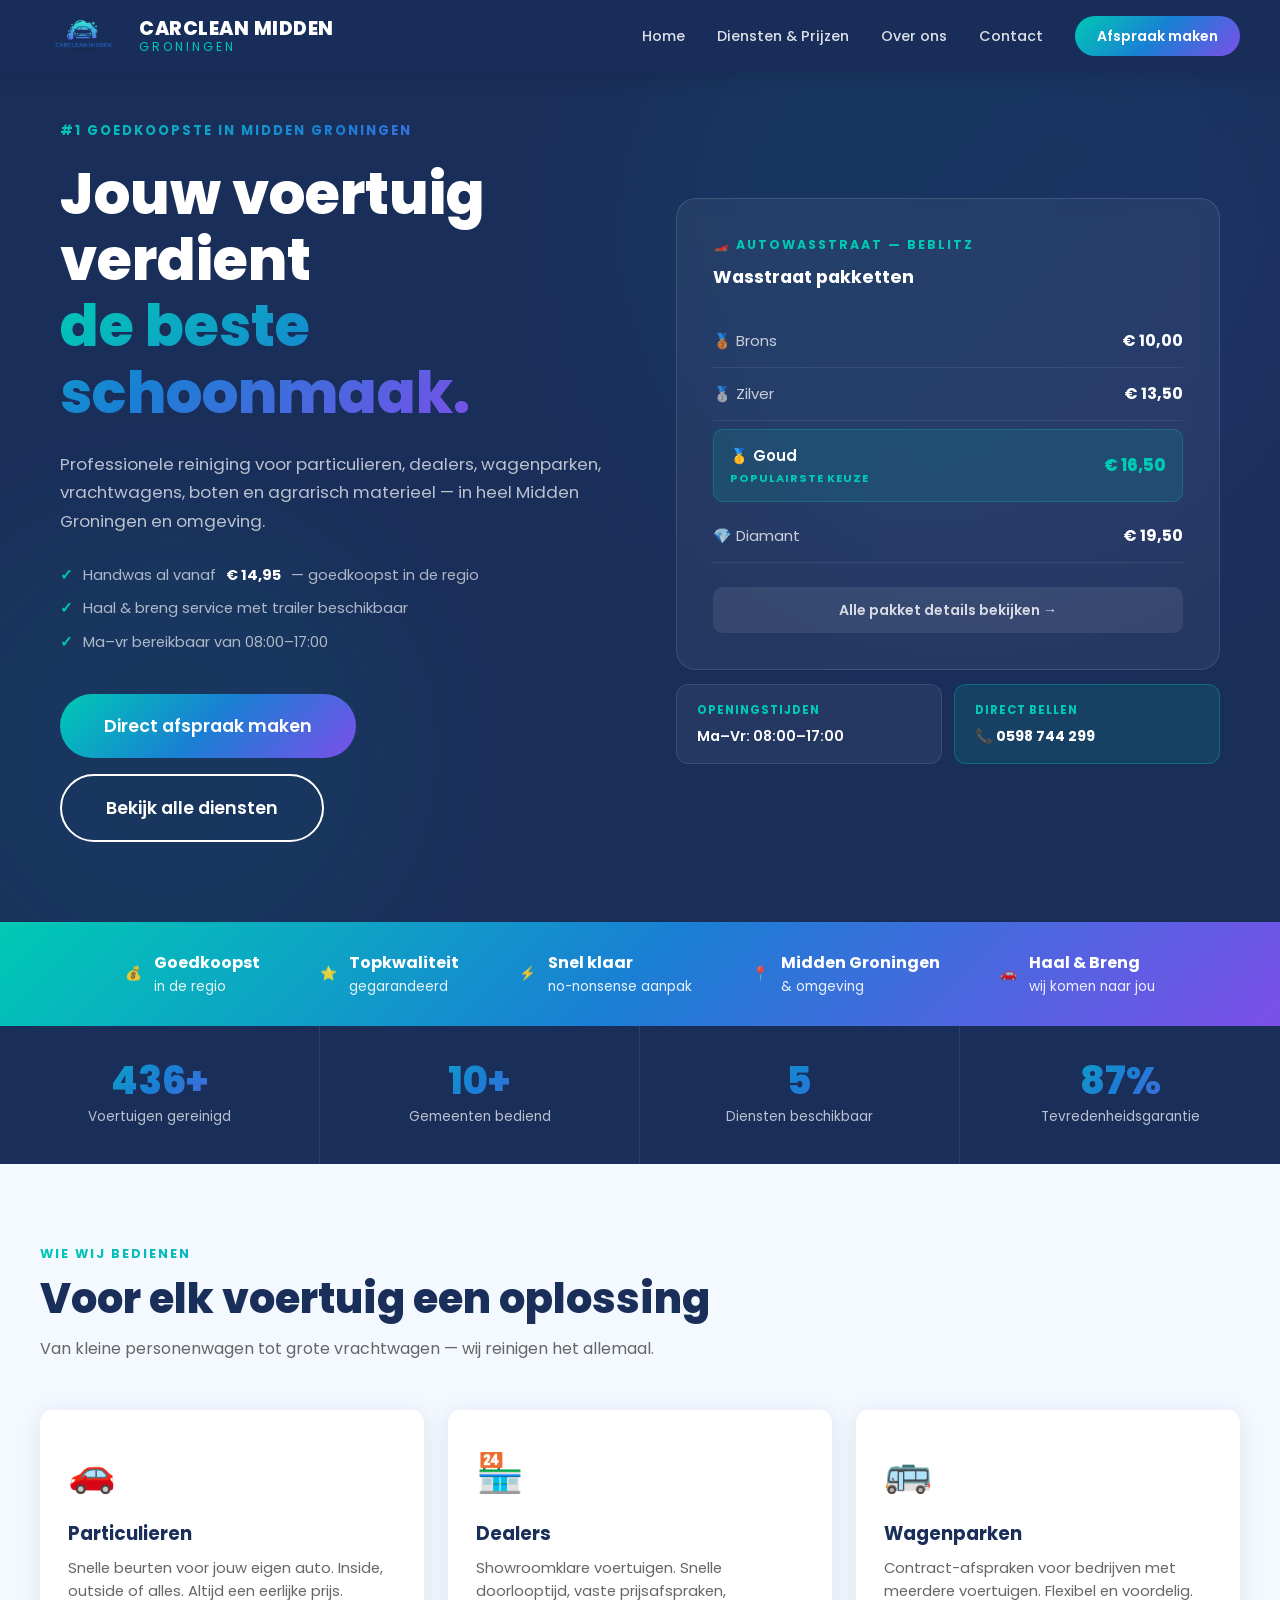
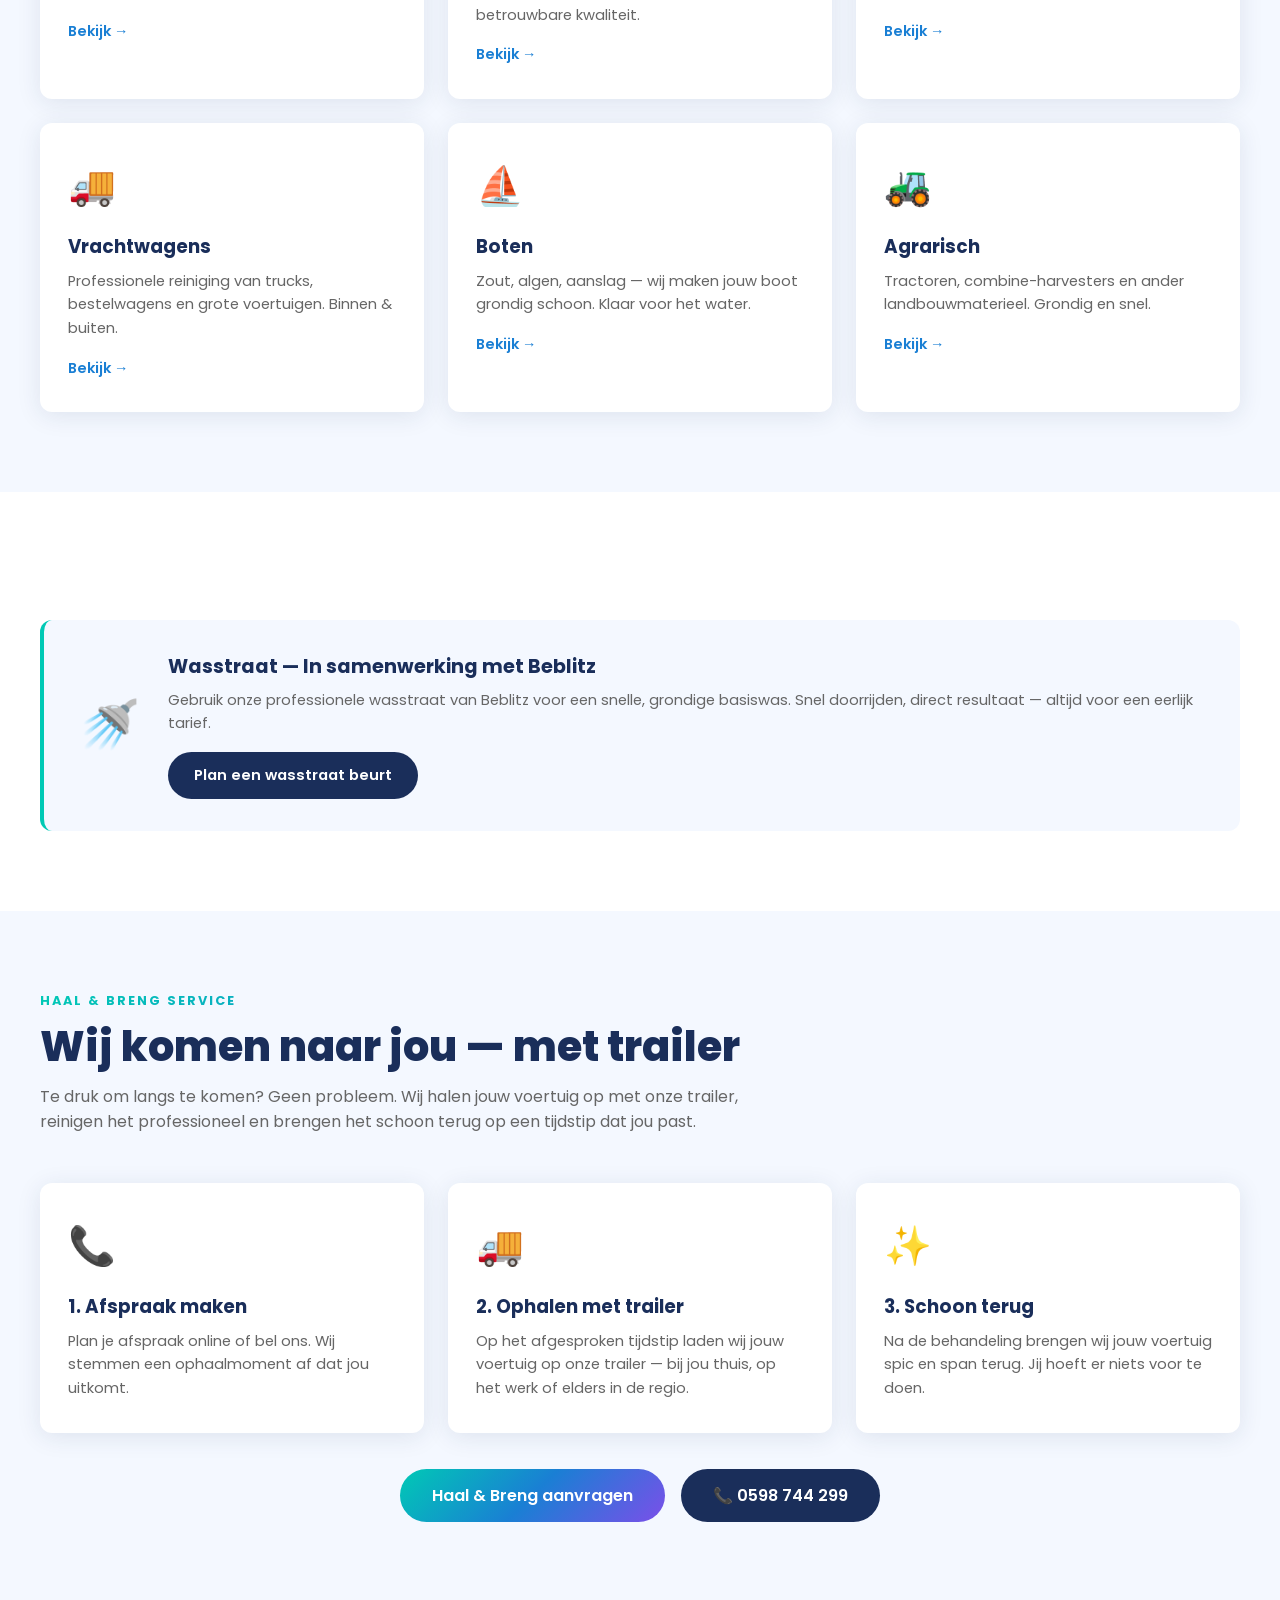
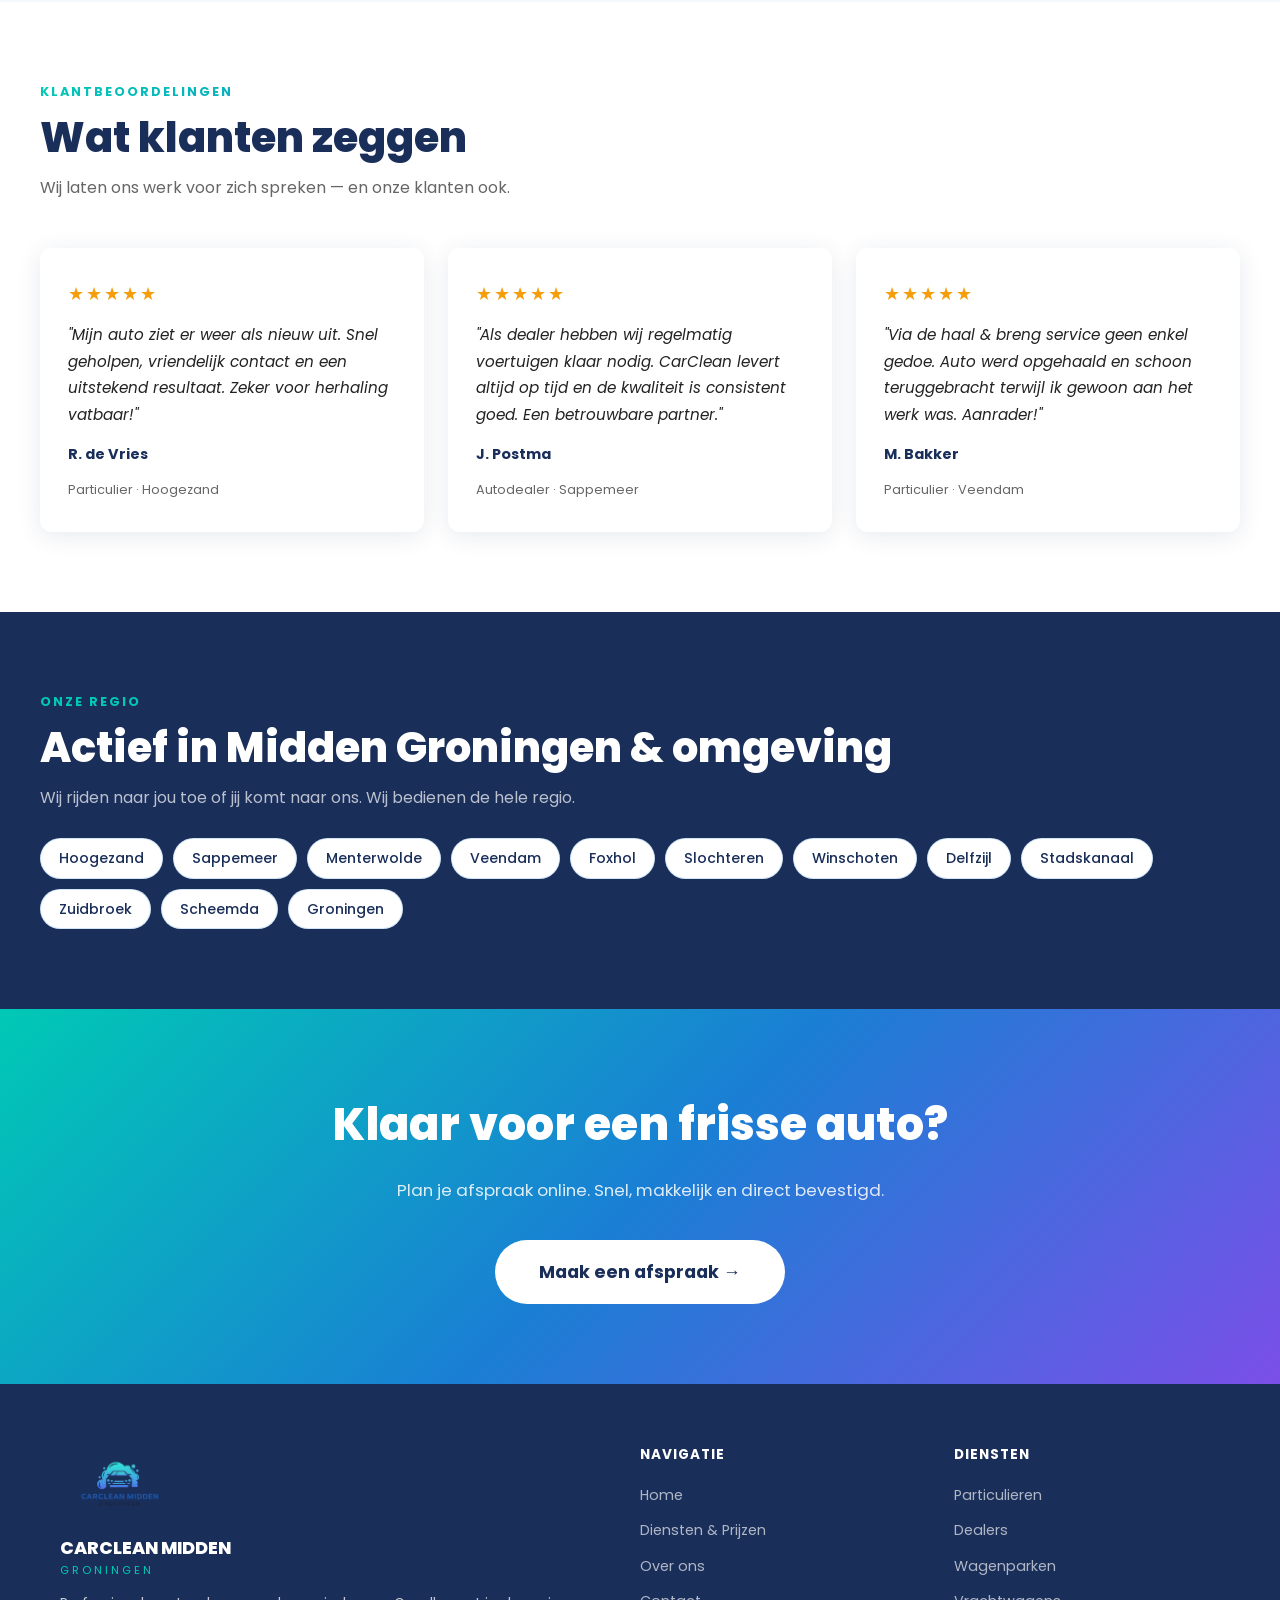
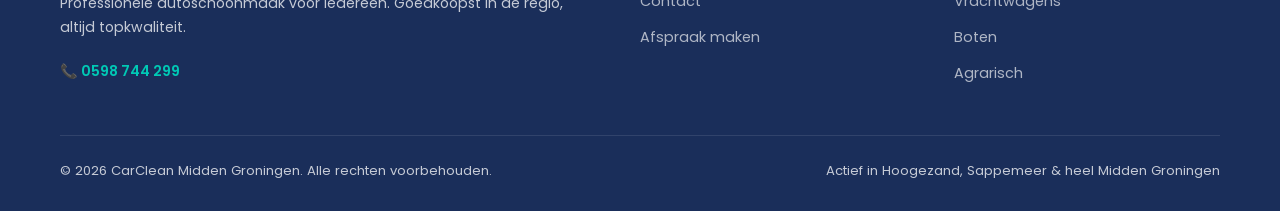
<file: index.html>
<!DOCTYPE html>
<html lang="nl">
<head>
  <meta charset="UTF-8" />
  <meta name="viewport" content="width=device-width, initial-scale=1.0" />
  <title>CarClean Midden Groningen — Goedkoopste Autoschoonmaak in de Regio</title>
  <meta name="description" content="Professionele autoschoonmaak voor particulieren, dealers, wagenpark, vrachtwagens, boten en agrarisch. Haal & breng service beschikbaar. Goedkoopst in de regio — topkwaliteit." />
  <link rel="stylesheet" href="css/style.css" />
</head>
<body>

<!-- NAVIGATIE -->
<nav class="navbar">
  <div class="navbar__logo">
    <img src="img/carclean%20no%20bg.png" alt="CarClean logo" class="navbar__logo-img" />
    <div>CARCLEAN MIDDEN<span>Groningen</span></div>
  </div>
  <ul class="navbar__links">
    <li><a href="index.html">Home</a></li>
    <li><a href="diensten.html">Diensten & Prijzen</a></li>
    <li><a href="over-ons.html">Over ons</a></li>
    <li><a href="contact.html">Contact</a></li>
    <li><a href="afspraak.html" class="navbar__cta">Afspraak maken</a></li>
  </ul>
  <button class="navbar__toggle" aria-label="Menu">
    <span></span><span></span><span></span>
  </button>
</nav>

<!-- HERO -->
<section style="min-height:100vh; background:var(--navy); display:flex; align-items:center; padding:120px 60px 80px; position:relative; overflow:hidden;">
  <div style="position:absolute; top:-100px; right:-60px; width:700px; height:700px; background:var(--grad); border-radius:50%; opacity:0.07; filter:blur(80px);"></div>
  <div style="position:absolute; bottom:-80px; left:-80px; width:500px; height:500px; background:var(--teal); border-radius:50%; opacity:0.05; filter:blur(60px);"></div>

  <div class="hero-two-col" style="max-width:1400px; width:100%; margin:0 auto; display:grid; grid-template-columns:1fr 1fr; gap:72px; align-items:center; position:relative; z-index:1;">

    <!-- LINKS: tekst + CTA -->
    <div>
      <p class="hero-item" style="font-size:0.82rem; font-weight:700; letter-spacing:2px; text-transform:uppercase; background:var(--grad); -webkit-background-clip:text; -webkit-text-fill-color:transparent; background-clip:text; margin-bottom:20px;">
        #1 Goedkoopste in Midden Groningen
      </p>
      <h1 class="hero-item" style="font-size:clamp(2.4rem,4.5vw,4rem); font-weight:800; color:#fff; line-height:1.15; margin-bottom:24px;">
        Jouw voertuig verdient<br />
        <span style="background:var(--grad); -webkit-background-clip:text; -webkit-text-fill-color:transparent; background-clip:text;">de beste schoonmaak.</span>
      </h1>
      <p class="hero-item" style="color:rgba(255,255,255,0.7); font-size:1.05rem; margin-bottom:28px; line-height:1.7;">
        Professionele reiniging voor particulieren, dealers, wagenparken, vrachtwagens, boten en agrarisch materieel — in heel Midden Groningen en omgeving.
      </p>
      <div class="hero-item" style="display:flex; flex-direction:column; gap:10px; margin-bottom:40px;">
        <p style="color:rgba(255,255,255,0.65); font-size:0.92rem; display:flex; align-items:center; gap:10px;">
          <span style="color:var(--teal); font-weight:700;">✓</span> Handwas al vanaf <strong style="color:#fff;">€ 14,95</strong> — goedkoopst in de regio
        </p>
        <p style="color:rgba(255,255,255,0.65); font-size:0.92rem; display:flex; align-items:center; gap:10px;">
          <span style="color:var(--teal); font-weight:700;">✓</span> Haal &amp; breng service met trailer beschikbaar
        </p>
        <p style="color:rgba(255,255,255,0.65); font-size:0.92rem; display:flex; align-items:center; gap:10px;">
          <span style="color:var(--teal); font-weight:700;">✓</span> Ma–vr bereikbaar van 08:00–17:00
        </p>
      </div>
      <div class="hero-item" style="display:flex; gap:16px; flex-wrap:wrap;">
        <a href="afspraak.html" class="btn btn--primary btn--lg">Direct afspraak maken</a>
        <a href="diensten.html" class="btn btn--outline btn--lg">Bekijk alle diensten</a>
      </div>
    </div>

    <!-- RECHTS: wasstraat prijskaart + info -->
    <div class="hero-right">
      <div style="background:rgba(255,255,255,0.05); border:1px solid rgba(255,255,255,0.12); border-radius:20px; padding:36px; backdrop-filter:blur(8px);">
        <p style="color:var(--teal); font-weight:700; font-size:0.78rem; letter-spacing:2px; text-transform:uppercase; margin-bottom:8px;">🏎️ Autowasstraat — Beblitz</p>
        <p style="color:#fff; font-weight:700; font-size:1.1rem; margin-bottom:24px;">Wasstraat pakketten</p>

        <div style="display:flex; justify-content:space-between; align-items:center; padding:13px 0; border-bottom:1px solid rgba(255,255,255,0.08);">
          <span style="color:rgba(255,255,255,0.75); font-size:0.93rem;">🥉 Brons</span>
          <span style="color:#fff; font-weight:700;">€ 10,00</span>
        </div>
        <div style="display:flex; justify-content:space-between; align-items:center; padding:13px 0; border-bottom:1px solid rgba(255,255,255,0.08);">
          <span style="color:rgba(255,255,255,0.75); font-size:0.93rem;">🥈 Zilver</span>
          <span style="color:#fff; font-weight:700;">€ 13,50</span>
        </div>
        <div style="display:flex; justify-content:space-between; align-items:center; padding:13px 16px; border-radius:10px; background:rgba(0,201,181,0.12); border:1px solid rgba(0,201,181,0.25); margin:8px 0;">
          <div>
            <span style="color:#fff; font-size:0.93rem; font-weight:600;">🥇 Goud</span>
            <span style="display:block; font-size:0.7rem; color:var(--teal); font-weight:700; letter-spacing:1px; text-transform:uppercase; margin-top:2px;">Populairste keuze</span>
          </div>
          <span style="color:var(--teal); font-weight:800; font-size:1.05rem;">€ 16,50</span>
        </div>
        <div style="display:flex; justify-content:space-between; align-items:center; padding:13px 0; border-bottom:1px solid rgba(255,255,255,0.08);">
          <span style="color:rgba(255,255,255,0.75); font-size:0.93rem;">💎 Diamant</span>
          <span style="color:#fff; font-weight:700;">€ 19,50</span>
        </div>

        <a href="diensten.html#wasstraat" style="display:block; text-align:center; margin-top:24px; padding:12px; background:rgba(255,255,255,0.08); border-radius:10px; color:rgba(255,255,255,0.8); font-size:0.88rem; font-weight:600; transition:background 0.2s;">Alle pakket details bekijken →</a>
      </div>

      <div style="display:grid; grid-template-columns:1fr 1fr; gap:12px; margin-top:14px;">
        <div style="background:rgba(255,255,255,0.05); border:1px solid rgba(255,255,255,0.1); border-radius:12px; padding:16px 20px;">
          <p style="color:var(--teal); font-size:0.72rem; font-weight:700; text-transform:uppercase; letter-spacing:1px; margin-bottom:5px;">Openingstijden</p>
          <p style="color:#fff; font-weight:600; font-size:0.88rem;">Ma–Vr: 08:00–17:00</p>
        </div>
        <a href="tel:0598744299" style="background:rgba(0,201,181,0.12); border:1px solid rgba(0,201,181,0.3); border-radius:12px; padding:16px 20px; display:block;">
          <p style="color:var(--teal); font-size:0.72rem; font-weight:700; text-transform:uppercase; letter-spacing:1px; margin-bottom:5px;">Direct bellen</p>
          <p style="color:#fff; font-weight:700; font-size:0.88rem;">📞 0598 744 299</p>
        </a>
      </div>
    </div>

  </div>
</section>

<!-- USP BAR -->
<div class="usp-bar">
  <div class="usp-bar__inner">
    <div class="usp-bar__item">
      <span class="usp-bar__icon">💰</span>
      <div>
        <strong>Goedkoopst</strong>
        <span style="display:block;">in de regio</span>
      </div>
    </div>
    <div class="usp-bar__item">
      <span class="usp-bar__icon">⭐</span>
      <div>
        <strong>Topkwaliteit</strong>
        <span style="display:block;">gegarandeerd</span>
      </div>
    </div>
    <div class="usp-bar__item">
      <span class="usp-bar__icon">⚡</span>
      <div>
        <strong>Snel klaar</strong>
        <span style="display:block;">no-nonsense aanpak</span>
      </div>
    </div>
    <div class="usp-bar__item">
      <span class="usp-bar__icon">📍</span>
      <div>
        <strong>Midden Groningen</strong>
        <span style="display:block;">& omgeving</span>
      </div>
    </div>
    <div class="usp-bar__item">
      <span class="usp-bar__icon">🚗</span>
      <div>
        <strong>Haal & Breng</strong>
        <span style="display:block;">wij komen naar jou</span>
      </div>
    </div>
  </div>
</div>

<!-- STATS BAR -->
<div style="display:grid; grid-template-columns:repeat(4,1fr); background:var(--navy);">
  <div style="padding:36px 24px; text-align:center; border-right:1px solid rgba(255,255,255,0.08);">
    <p class="stats-bar__number" data-count="500" data-suffix="+">500+</p>
    <p class="stats-bar__label">Voertuigen gereinigd</p>
  </div>
  <div style="padding:36px 24px; text-align:center; border-right:1px solid rgba(255,255,255,0.08);">
    <p class="stats-bar__number" data-count="12" data-suffix="+">12+</p>
    <p class="stats-bar__label">Gemeenten bediend</p>
  </div>
  <div style="padding:36px 24px; text-align:center; border-right:1px solid rgba(255,255,255,0.08);">
    <p class="stats-bar__number" data-count="6" data-suffix="">6</p>
    <p class="stats-bar__label">Diensten beschikbaar</p>
  </div>
  <div style="padding:36px 24px; text-align:center;">
    <p class="stats-bar__number" data-count="100" data-suffix="%">100%</p>
    <p class="stats-bar__label">Tevredenheidsgarantie</p>
  </div>
</div>

<!-- DOELGROEPEN -->
<section class="section--light">
  <div class="container">
    <span class="section-tag">Wie wij bedienen</span>
    <h2 class="section-title">Voor elk voertuig een oplossing</h2>
    <p class="section-sub">Van kleine personenwagen tot grote vrachtwagen — wij reinigen het allemaal.</p>

    <div class="cards-grid cards-grid--3" style="margin-top:48px;">
      <div class="card">
        <span class="card__icon">🚗</span>
        <h3 class="card__title">Particulieren</h3>
        <p class="card__text">Snelle beurten voor jouw eigen auto. Inside, outside of alles. Altijd een eerlijke prijs.</p>
        <a href="diensten.html#particulier" style="display:inline-block; margin-top:16px; color:var(--blue); font-weight:600; font-size:0.9rem;">Bekijk →</a>
      </div>
      <div class="card">
        <span class="card__icon">🏪</span>
        <h3 class="card__title">Dealers</h3>
        <p class="card__text">Showroomklare voertuigen. Snelle doorlooptijd, vaste prijsafspraken, betrouwbare kwaliteit.</p>
        <a href="diensten.html#dealers" style="display:inline-block; margin-top:16px; color:var(--blue); font-weight:600; font-size:0.9rem;">Bekijk →</a>
      </div>
      <div class="card">
        <span class="card__icon">🚌</span>
        <h3 class="card__title">Wagenparken</h3>
        <p class="card__text">Contract-afspraken voor bedrijven met meerdere voertuigen. Flexibel en voordelig.</p>
        <a href="diensten.html#wagenpark" style="display:inline-block; margin-top:16px; color:var(--blue); font-weight:600; font-size:0.9rem;">Bekijk →</a>
      </div>
      <div class="card">
        <span class="card__icon">🚚</span>
        <h3 class="card__title">Vrachtwagens</h3>
        <p class="card__text">Professionele reiniging van trucks, bestelwagens en grote voertuigen. Binnen & buiten.</p>
        <a href="diensten.html#vracht" style="display:inline-block; margin-top:16px; color:var(--blue); font-weight:600; font-size:0.9rem;">Bekijk →</a>
      </div>
      <div class="card">
        <span class="card__icon">⛵</span>
        <h3 class="card__title">Boten</h3>
        <p class="card__text">Zout, algen, aanslag — wij maken jouw boot grondig schoon. Klaar voor het water.</p>
        <a href="diensten.html#boten" style="display:inline-block; margin-top:16px; color:var(--blue); font-weight:600; font-size:0.9rem;">Bekijk →</a>
      </div>
      <div class="card">
        <span class="card__icon">🚜</span>
        <h3 class="card__title">Agrarisch</h3>
        <p class="card__text">Tractoren, combine-harvesters en ander landbouwmaterieel. Grondig en snel.</p>
        <a href="diensten.html#agrarisch" style="display:inline-block; margin-top:16px; color:var(--blue); font-weight:600; font-size:0.9rem;">Bekijk →</a>
      </div>
    </div>
  </div>
</section>

<!-- WASSTRAAT BEBLITZ -->
<section>
  <div class="container">
    <div class="beblitz-section">
      <span class="beblitz-section__icon">🚿</span>
      <div>
        <h3 class="beblitz-section__title">Wasstraat — In samenwerking met Beblitz</h3>
        <p class="beblitz-section__text">
          Gebruik onze professionele wasstraat van Beblitz voor een snelle, grondige basiswas. Snel doorrijden, direct resultaat — altijd voor een eerlijk tarief.
        </p>
        <a href="afspraak.html" class="btn btn--dark" style="margin-top:16px; display:inline-block; padding:12px 26px; font-size:0.92rem;">Plan een wasstraat beurt</a>
      </div>
    </div>
  </div>
</section>

<!-- HAAL & BRENG SERVICE -->
<section class="section--light">
  <div class="container">
    <span class="section-tag">Haal & Breng Service</span>
    <h2 class="section-title">Wij komen naar jou — met trailer</h2>
    <p class="section-sub">Te druk om langs te komen? Geen probleem. Wij halen jouw voertuig op met onze trailer, reinigen het professioneel en brengen het schoon terug op een tijdstip dat jou past.</p>

    <div class="cards-grid cards-grid--3" style="margin-top:48px;">
      <div class="card">
        <span class="card__icon">📞</span>
        <h3 class="card__title">1. Afspraak maken</h3>
        <p class="card__text">Plan je afspraak online of bel ons. Wij stemmen een ophaalmoment af dat jou uitkomt.</p>
      </div>
      <div class="card">
        <span class="card__icon">🚚</span>
        <h3 class="card__title">2. Ophalen met trailer</h3>
        <p class="card__text">Op het afgesproken tijdstip laden wij jouw voertuig op onze trailer — bij jou thuis, op het werk of elders in de regio.</p>
      </div>
      <div class="card">
        <span class="card__icon">✨</span>
        <h3 class="card__title">3. Schoon terug</h3>
        <p class="card__text">Na de behandeling brengen wij jouw voertuig spic en span terug. Jij hoeft er niets voor te doen.</p>
      </div>
    </div>

    <div style="text-align:center; margin-top:36px; display:flex; gap:16px; justify-content:center; flex-wrap:wrap;">
      <a href="afspraak.html" class="btn btn--primary">Haal & Breng aanvragen</a>
      <a href="tel:0598744299" class="btn btn--dark">📞 0598 744 299</a>
    </div>
  </div>
</section>

<!-- BEOORDELINGEN -->
<section>
  <div class="container">
    <span class="section-tag">Klantbeoordelingen</span>
    <h2 class="section-title">Wat klanten zeggen</h2>
    <p class="section-sub">Wij laten ons werk voor zich spreken — en onze klanten ook.</p>

    <div class="cards-grid cards-grid--3" style="margin-top:48px;">
      <div class="review-card">
        <p class="review-card__stars">★★★★★</p>
        <p class="review-card__text">"Mijn auto ziet er weer als nieuw uit. Snel geholpen, vriendelijk contact en een uitstekend resultaat. Zeker voor herhaling vatbaar!"</p>
        <p class="review-card__author">R. de Vries</p>
        <p class="review-card__meta">Particulier · Hoogezand</p>
      </div>
      <div class="review-card">
        <p class="review-card__stars">★★★★★</p>
        <p class="review-card__text">"Als dealer hebben wij regelmatig voertuigen klaar nodig. CarClean levert altijd op tijd en de kwaliteit is consistent goed. Een betrouwbare partner."</p>
        <p class="review-card__author">J. Postma</p>
        <p class="review-card__meta">Autodealer · Sappemeer</p>
      </div>
      <div class="review-card">
        <p class="review-card__stars">★★★★★</p>
        <p class="review-card__text">"Via de haal &amp; breng service geen enkel gedoe. Auto werd opgehaald en schoon teruggebracht terwijl ik gewoon aan het werk was. Aanrader!"</p>
        <p class="review-card__author">M. Bakker</p>
        <p class="review-card__meta">Particulier · Veendam</p>
      </div>
    </div>
  </div>
</section>

<!-- REGIO -->
<section class="section--dark">
  <div class="container">
    <span class="section-tag" style="-webkit-text-fill-color:var(--teal); background:none;">Onze regio</span>
    <h2 class="section-title section-title--white">Actief in Midden Groningen & omgeving</h2>
    <p class="section-sub section-sub--white">Wij rijden naar jou toe of jij komt naar ons. Wij bedienen de hele regio.</p>
    <div class="regio-chips">
      <span class="chip">Hoogezand</span>
      <span class="chip">Sappemeer</span>
      <span class="chip">Menterwolde</span>
      <span class="chip">Veendam</span>
      <span class="chip">Foxhol</span>
      <span class="chip">Slochteren</span>
      <span class="chip">Winschoten</span>
      <span class="chip">Delfzijl</span>
      <span class="chip">Stadskanaal</span>
      <span class="chip">Zuidbroek</span>
      <span class="chip">Scheemda</span>
      <span class="chip">Groningen</span>
    </div>
  </div>
</section>

<!-- CTA -->
<section style="background:var(--grad); padding:80px 40px; text-align:center;">
  <div class="container">
    <h2 style="font-size:clamp(1.8rem,4vw,2.8rem); font-weight:800; color:#fff; margin-bottom:16px;">
      Klaar voor een frisse auto?
    </h2>
    <p style="color:rgba(255,255,255,0.85); font-size:1.05rem; margin-bottom:36px;">
      Plan je afspraak online. Snel, makkelijk en direct bevestigd.
    </p>
    <a href="afspraak.html" class="btn" style="background:#fff; color:var(--navy); padding:18px 44px; font-size:1.1rem; font-weight:700; border-radius:50px;">
      Maak een afspraak →
    </a>
  </div>
</section>

<!-- FOOTER -->
<footer>
  <div class="footer__grid">
    <div>
      <div class="footer__logo">
        <img src="img/carclean%20no%20bg.png" alt="CarClean logo" class="footer__logo-img" />
        CARCLEAN MIDDEN <span>Groningen</span>
      </div>
      <p class="footer__desc">Professionele autoschoonmaak voor iedereen. Goedkoopst in de regio, altijd topkwaliteit.</p>
      <p style="font-size:0.88rem; color:var(--teal); font-weight:600;">📞 0598 744 299</p>
    </div>
    <div>
      <p class="footer__title">Navigatie</p>
      <ul class="footer__links">
        <li><a href="index.html">Home</a></li>
        <li><a href="diensten.html">Diensten & Prijzen</a></li>
        <li><a href="over-ons.html">Over ons</a></li>
        <li><a href="contact.html">Contact</a></li>
        <li><a href="afspraak.html">Afspraak maken</a></li>
      </ul>
    </div>
    <div>
      <p class="footer__title">Diensten</p>
      <ul class="footer__links">
        <li><a href="diensten.html">Particulieren</a></li>
        <li><a href="diensten.html">Dealers</a></li>
        <li><a href="diensten.html">Wagenparken</a></li>
        <li><a href="diensten.html">Vrachtwagens</a></li>
        <li><a href="diensten.html">Boten</a></li>
        <li><a href="diensten.html">Agrarisch</a></li>
      </ul>
    </div>
  </div>
  <div class="footer__bottom">
    <span>© 2026 CarClean Midden Groningen. Alle rechten voorbehouden.</span>
    <span>Actief in Hoogezand, Sappemeer & heel Midden Groningen</span>
  </div>
</footer>

<script src="js/animations.js"></script>
</body>
</html>
</file>
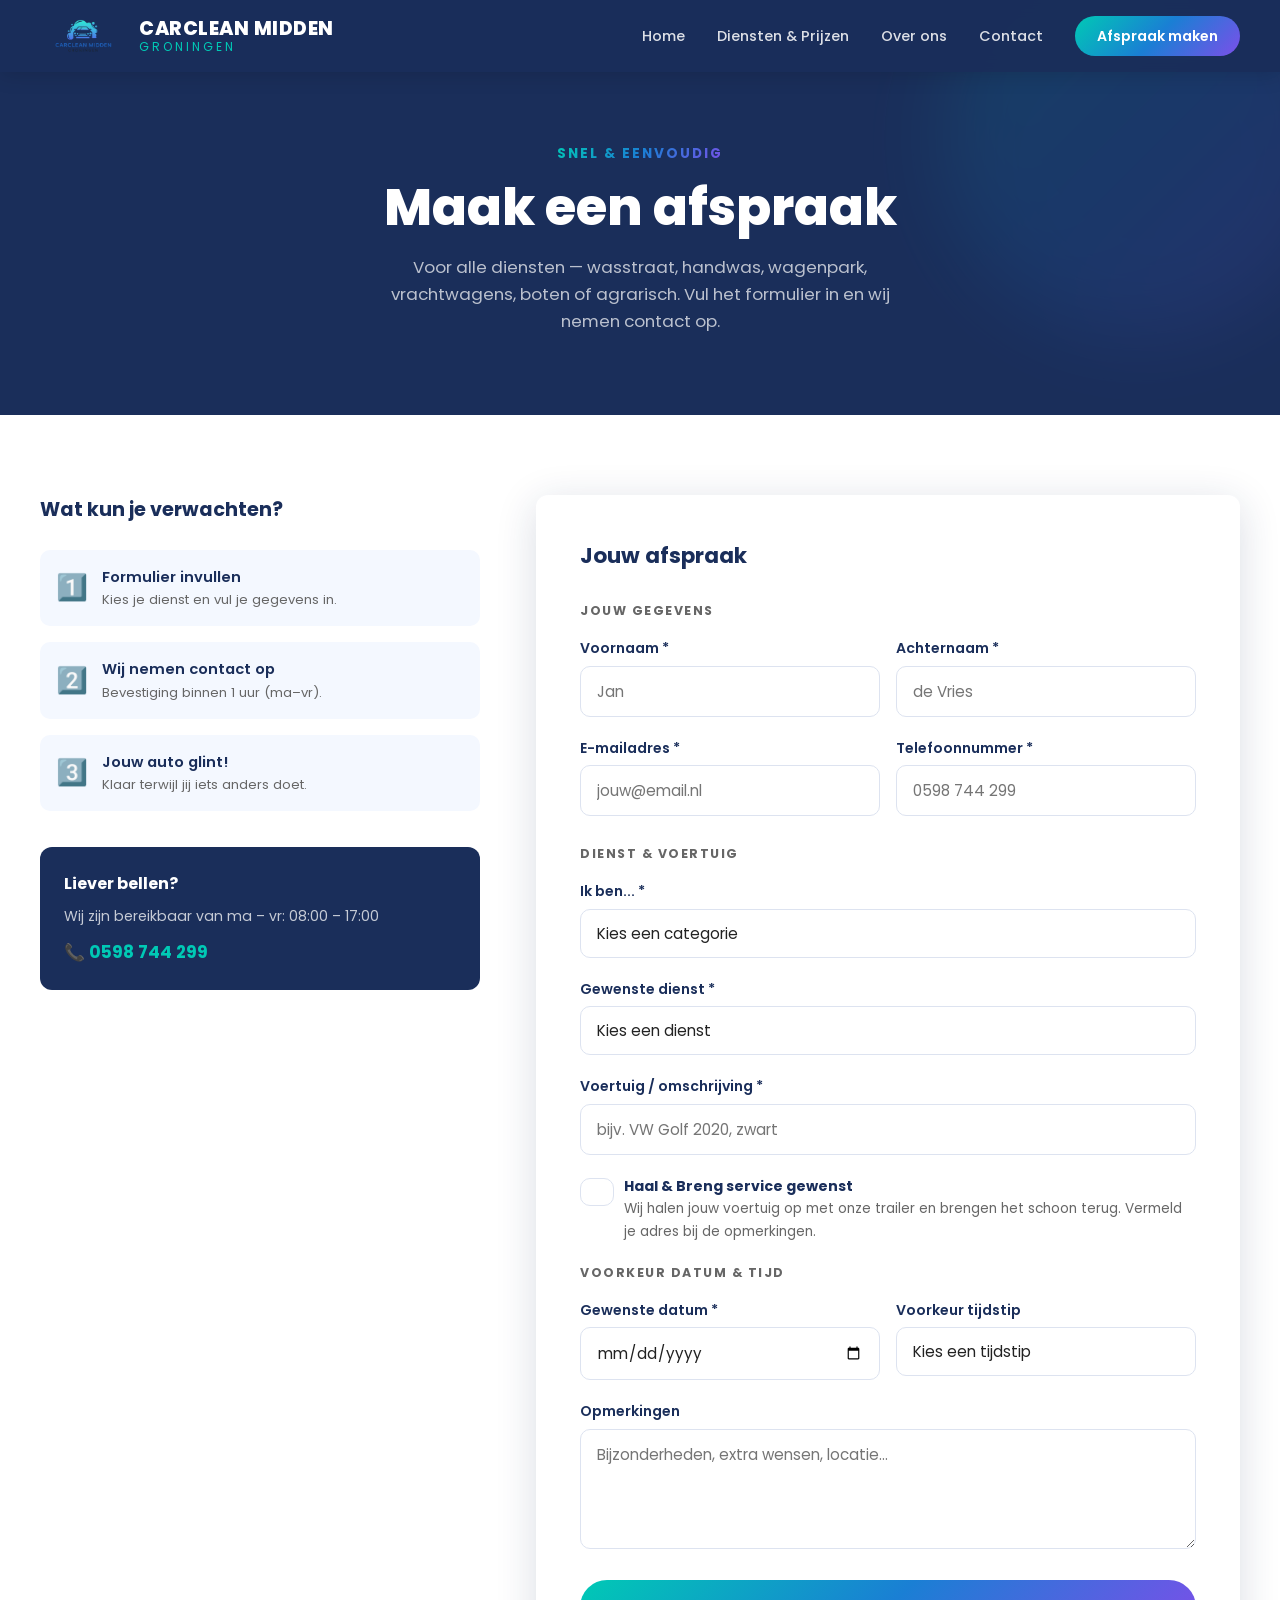
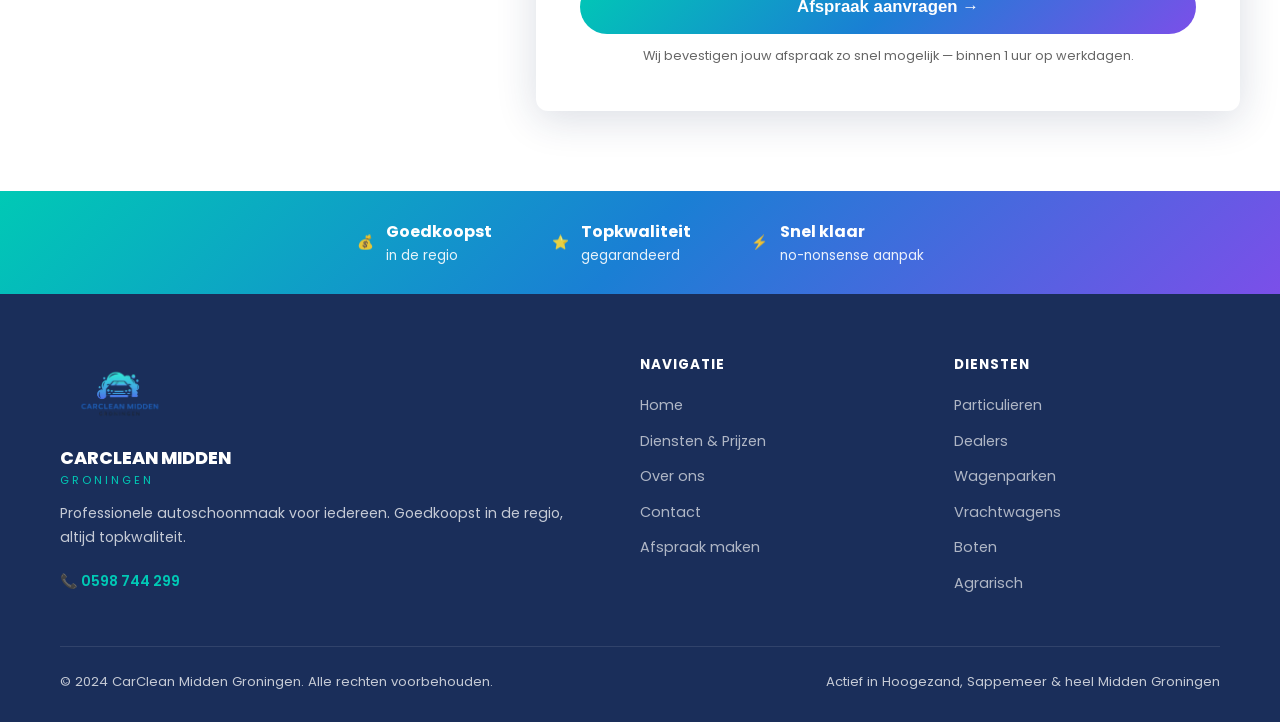
<file: afspraak.html>
<!DOCTYPE html>
<html lang="nl">
<head>
  <meta charset="UTF-8" />
  <meta name="viewport" content="width=device-width, initial-scale=1.0" />
  <title>Afspraak maken — CarClean Midden Groningen</title>
  <meta name="description" content="Maak online een afspraak bij CarClean Midden Groningen. Snel, eenvoudig en direct bevestigd." />
  <link rel="stylesheet" href="css/style.css" />
</head>
<body>

<!-- NAVIGATIE -->
<nav class="navbar">
  <div class="navbar__logo">
    <img src="img/carclean%20no%20bg.png" alt="CarClean logo" class="navbar__logo-img" />
    <div>CARCLEAN MIDDEN<span>Groningen</span></div>
  </div>
  <ul class="navbar__links">
    <li><a href="index.html">Home</a></li>
    <li><a href="diensten.html">Diensten & Prijzen</a></li>
    <li><a href="over-ons.html">Over ons</a></li>
    <li><a href="contact.html">Contact</a></li>
    <li><a href="afspraak.html" class="navbar__cta">Afspraak maken</a></li>
  </ul>
  <button class="navbar__toggle" aria-label="Menu">
    <span></span><span></span><span></span>
  </button>
</nav>

<!-- PAGE HERO -->
<div class="page-hero">
  <span class="page-hero__tag">Snel & eenvoudig</span>
  <h1>Maak een afspraak</h1>
  <p>Voor alle diensten — wasstraat, handwas, wagenpark, vrachtwagens, boten of agrarisch. Vul het formulier in en wij nemen contact op.</p>
</div>

<!-- FORMULIER SECTIE -->
<section id="formulier">
  <div class="container">
    <div style="display:grid; grid-template-columns:1fr 1.6fr; gap:56px; align-items:start;">

      <!-- SIDEBAR INFO -->
      <div>
        <h3 style="font-size:1.2rem; font-weight:700; color:var(--navy); margin-bottom:24px;">Wat kun je verwachten?</h3>

        <div style="display:flex; flex-direction:column; gap:16px; margin-bottom:36px;">
          <div style="display:flex; align-items:center; gap:14px; background:var(--light); border-radius:10px; padding:16px;">
            <span style="font-size:1.6rem;">1️⃣</span>
            <div>
              <p style="font-weight:600; color:var(--navy); font-size:0.92rem;">Formulier invullen</p>
              <p style="color:var(--muted); font-size:0.82rem;">Kies je dienst en vul je gegevens in.</p>
            </div>
          </div>
          <div style="display:flex; align-items:center; gap:14px; background:var(--light); border-radius:10px; padding:16px;">
            <span style="font-size:1.6rem;">2️⃣</span>
            <div>
              <p style="font-weight:600; color:var(--navy); font-size:0.92rem;">Wij nemen contact op</p>
              <p style="color:var(--muted); font-size:0.82rem;">Bevestiging binnen 1 uur (ma–vr).</p>
            </div>
          </div>
          <div style="display:flex; align-items:center; gap:14px; background:var(--light); border-radius:10px; padding:16px;">
            <span style="font-size:1.6rem;">3️⃣</span>
            <div>
              <p style="font-weight:600; color:var(--navy); font-size:0.92rem;">Jouw auto glint!</p>
              <p style="color:var(--muted); font-size:0.82rem;">Klaar terwijl jij iets anders doet.</p>
            </div>
          </div>
        </div>

        <div style="background:var(--navy); border-radius:var(--radius); padding:24px; color:#fff;">
          <p style="font-weight:700; font-size:1rem; margin-bottom:8px;">Liever bellen?</p>
          <p style="color:rgba(255,255,255,0.75); font-size:0.88rem; margin-bottom:12px;">Wij zijn bereikbaar van ma – vr: 08:00 – 17:00</p>
          <p style="color:var(--teal); font-weight:700; font-size:1.05rem;">📞 0598 744 299</p>
        </div>
      </div>

      <!-- BOOKING FORMULIER -->
      <div style="background:var(--white); border-radius:var(--radius); padding:44px; box-shadow:var(--shadow-lg);">
        <h3 style="font-size:1.35rem; font-weight:700; color:var(--navy); margin-bottom:28px;">Jouw afspraak</h3>
        <form name="afspraak" method="POST" data-netlify="true" netlify-honeypot="bot-field">
          <input type="hidden" name="form-name" value="afspraak" />
          <p class="hidden" style="display:none;"><label>Niet invullen: <input name="bot-field" /></label></p>

          <!-- PERSOONLIJKE GEGEVENS -->
          <p style="font-size:0.78rem; font-weight:700; text-transform:uppercase; letter-spacing:1.5px; color:var(--muted); margin-bottom:16px; margin-top:4px;">Jouw gegevens</p>
          <div class="form-row">
            <div class="form-group">
              <label for="voornaam">Voornaam *</label>
              <input type="text" id="voornaam" name="voornaam" placeholder="Jan" required />
            </div>
            <div class="form-group">
              <label for="achternaam">Achternaam *</label>
              <input type="text" id="achternaam" name="achternaam" placeholder="de Vries" required />
            </div>
          </div>
          <div class="form-row">
            <div class="form-group">
              <label for="email">E-mailadres *</label>
              <input type="email" id="email" name="email" placeholder="jouw@email.nl" required />
            </div>
            <div class="form-group">
              <label for="telefoon">Telefoonnummer *</label>
              <input type="tel" id="telefoon" name="telefoon" placeholder="0598 744 299" required />
            </div>
          </div>

          <!-- DIENST -->
          <p style="font-size:0.78rem; font-weight:700; text-transform:uppercase; letter-spacing:1.5px; color:var(--muted); margin-bottom:16px; margin-top:8px;">Dienst & voertuig</p>
          <div class="form-group">
            <label for="doelgroep">Ik ben... *</label>
            <select id="doelgroep" name="doelgroep" required>
              <option value="" disabled selected>Kies een categorie</option>
              <option value="particulier">Particulier</option>
              <option value="dealer">Dealer</option>
              <option value="wagenpark">Wagenpark / bedrijf</option>
              <option value="vrachtwagen">Vrachtwagen / transport</option>
              <option value="boot">Boot eigenaar</option>
              <option value="agrarisch">Agrarisch</option>
            </select>
          </div>
          <div class="form-group">
            <label for="dienst">Gewenste dienst *</label>
            <select id="dienst" name="dienst" required>
              <option value="" disabled selected>Kies een dienst</option>
              <optgroup label="Autowasstraat">
                <option value="wasstraat-brons">Wasstraat — Brons (€10,00)</option>
                <option value="wasstraat-zilver">Wasstraat — Zilver (€13,50)</option>
                <option value="wasstraat-goud">Wasstraat — Goud (€16,50)</option>
                <option value="wasstraat-diamant">Wasstraat — Diamant (€19,50)</option>
              </optgroup>
              <optgroup label="Handwas / Detail">
                <option value="basic-wash">Basic Wash — handwas (v.a. €14,95)</option>
                <option value="complete-beurt">Complete Beurt — binnen &amp; buiten (v.a. €29,95)</option>
                <option value="premium-detail">Premium Detail — volledig (v.a. €79,95)</option>
              </optgroup>
              <optgroup label="Detailing & Premium">
                <option value="detailing-interieur">Detailing Interieur (v.a. €453,-)</option>
                <option value="detailing-exterieur">Detailing Exterieur + Wax (€665,-)</option>
                <option value="ceramische-coating">Ceramische Coating (v.a. €1.089,-)</option>
                <option value="koplamp-polijsten">Koplamp polijsten (v.a. €60,50/stuk)</option>
                <option value="velgen-coating">Velgen coating (v.a. €121,-/velg)</option>
                <option value="ozon-behandeling">Ozon behandeling (€121,-)</option>
                <option value="remklauwen-spuiten">Remklauwen spuiten (v.a. €544,50/set)</option>
              </optgroup>
              <optgroup label="Overige diensten">
                <option value="dealer">Dealer / showroompakket</option>
                <option value="wagenpark">Wagenpark / vloot</option>
                <option value="vrachtwagen">Vrachtwagen / groot materieel</option>
                <option value="boot">Boot / watervoertuig</option>
                <option value="agrarisch">Agrarisch materieel</option>
                <option value="offerte">Offerte op maat</option>
              </optgroup>
            </select>
          </div>
          <div class="form-group">
            <label for="voertuig">Voertuig / omschrijving *</label>
            <input type="text" id="voertuig" name="voertuig" placeholder="bijv. VW Golf 2020, zwart" required />
          </div>
          <div class="form-group">
            <label style="display:flex; align-items:flex-start; gap:10px; cursor:pointer; font-weight:400;">
              <input type="checkbox" id="haalbreng" name="haalbreng" value="ja" style="width:auto; margin-top:3px; accent-color:var(--teal);" />
              <span>
                <strong style="color:var(--navy);">Haal &amp; Breng service gewenst</strong><br />
                <span style="color:var(--muted); font-size:0.85rem;">Wij halen jouw voertuig op met onze trailer en brengen het schoon terug. Vermeld je adres bij de opmerkingen.</span>
              </span>
            </label>
          </div>

          <!-- DATUM & TIJD -->
          <p style="font-size:0.78rem; font-weight:700; text-transform:uppercase; letter-spacing:1.5px; color:var(--muted); margin-bottom:16px; margin-top:8px;">Voorkeur datum & tijd</p>
          <div class="form-row">
            <div class="form-group">
              <label for="datum">Gewenste datum *</label>
              <input type="date" id="datum" name="datum" required />
            </div>
            <div class="form-group">
              <label for="tijd">Voorkeur tijdstip</label>
              <select id="tijd" name="tijd">
                <option value="" disabled selected>Kies een tijdstip</option>
                <option value="ochtend">Ochtend (08:00 – 12:00)</option>
                <option value="middag">Middag (12:00 – 16:00)</option>
                <option value="namiddag">Namiddag (16:00 – 17:00)</option>
              </select>
            </div>
          </div>
          <div class="form-group">
            <label for="opmerkingen">Opmerkingen</label>
            <textarea id="opmerkingen" name="opmerkingen" placeholder="Bijzonderheden, extra wensen, locatie..."></textarea>
          </div>

          <button type="submit" class="btn btn--primary" style="width:100%; font-size:1.05rem; padding:17px; margin-top:4px;">
            Afspraak aanvragen →
          </button>
          <p style="color:var(--muted); font-size:0.8rem; margin-top:12px; text-align:center;">
            Wij bevestigen jouw afspraak zo snel mogelijk — binnen 1 uur op werkdagen.
          </p>
        </form>
      </div>
    </div>
  </div>
</section>

<!-- USP BAR -->
<div class="usp-bar">
  <div class="usp-bar__inner">
    <div class="usp-bar__item">
      <span class="usp-bar__icon">💰</span>
      <div>
        <strong>Goedkoopst</strong>
        <span style="display:block;">in de regio</span>
      </div>
    </div>
    <div class="usp-bar__item">
      <span class="usp-bar__icon">⭐</span>
      <div>
        <strong>Topkwaliteit</strong>
        <span style="display:block;">gegarandeerd</span>
      </div>
    </div>
    <div class="usp-bar__item">
      <span class="usp-bar__icon">⚡</span>
      <div>
        <strong>Snel klaar</strong>
        <span style="display:block;">no-nonsense aanpak</span>
      </div>
    </div>
  </div>
</div>

<!-- FOOTER -->
<footer>
  <div class="footer__grid">
    <div>
      <div class="footer__logo">
        <img src="img/carclean%20no%20bg.png" alt="CarClean logo" class="footer__logo-img" />
        CARCLEAN MIDDEN <span>Groningen</span>
      </div>
      <p class="footer__desc">Professionele autoschoonmaak voor iedereen. Goedkoopst in de regio, altijd topkwaliteit.</p>
      <p style="font-size:0.88rem; color:var(--teal); font-weight:600;">📞 0598 744 299</p>
    </div>
    <div>
      <p class="footer__title">Navigatie</p>
      <ul class="footer__links">
        <li><a href="index.html">Home</a></li>
        <li><a href="diensten.html">Diensten & Prijzen</a></li>
        <li><a href="over-ons.html">Over ons</a></li>
        <li><a href="contact.html">Contact</a></li>
        <li><a href="afspraak.html">Afspraak maken</a></li>
      </ul>
    </div>
    <div>
      <p class="footer__title">Diensten</p>
      <ul class="footer__links">
        <li><a href="diensten.html">Particulieren</a></li>
        <li><a href="diensten.html">Dealers</a></li>
        <li><a href="diensten.html">Wagenparken</a></li>
        <li><a href="diensten.html">Vrachtwagens</a></li>
        <li><a href="diensten.html">Boten</a></li>
        <li><a href="diensten.html">Agrarisch</a></li>
      </ul>
    </div>
  </div>
  <div class="footer__bottom">
    <span>© 2024 CarClean Midden Groningen. Alle rechten voorbehouden.</span>
    <span>Actief in Hoogezand, Sappemeer & heel Midden Groningen</span>
  </div>
</footer>

<script src="js/animations.js"></script>
<script>
  const afspraakForm = document.querySelector('form[name="afspraak"]');
  if (afspraakForm) {
    afspraakForm.addEventListener('submit', async function(e) {
      e.preventDefault();
      const btn = afspraakForm.querySelector('[type="submit"]');
      const origLabel = btn.innerHTML;
      btn.innerHTML = 'Bezig met verzenden...';
      btn.disabled = true;

      let errBox = afspraakForm.querySelector('.form-error');
      if (errBox) errBox.remove();

      try {
        const res = await fetch('/', {
          method: 'POST',
          headers: { 'Content-Type': 'application/x-www-form-urlencoded' },
          body: new URLSearchParams(new FormData(afspraakForm)).toString()
        });
        if (!res.ok) throw new Error('http ' + res.status);

        afspraakForm.innerHTML = `
          <div style="text-align:center; padding:40px 20px;">
            <div style="font-size:3rem; margin-bottom:16px;">✅</div>
            <h3 style="color:var(--navy); font-size:1.3rem; font-weight:700; margin-bottom:10px;">Afspraak ontvangen!</h3>
            <p style="color:var(--muted); font-size:0.95rem;">Wij nemen zo snel mogelijk contact met je op — binnen 1 uur op werkdagen.</p>
          </div>`;
      } catch (err) {
        btn.innerHTML = origLabel;
        btn.disabled = false;
        const div = document.createElement('p');
        div.className = 'form-error';
        div.style.cssText = 'color:#c0392b; background:#fdf0ef; border:1px solid #f5c6c2; border-radius:8px; padding:12px 16px; font-size:0.9rem; margin-top:12px;';
        div.textContent = 'Er is iets misgegaan. Probeer het opnieuw of bel ons op 0598 744 299.';
        afspraakForm.appendChild(div);
      }
    });
  }
</script>
</body>
</html>
</file>
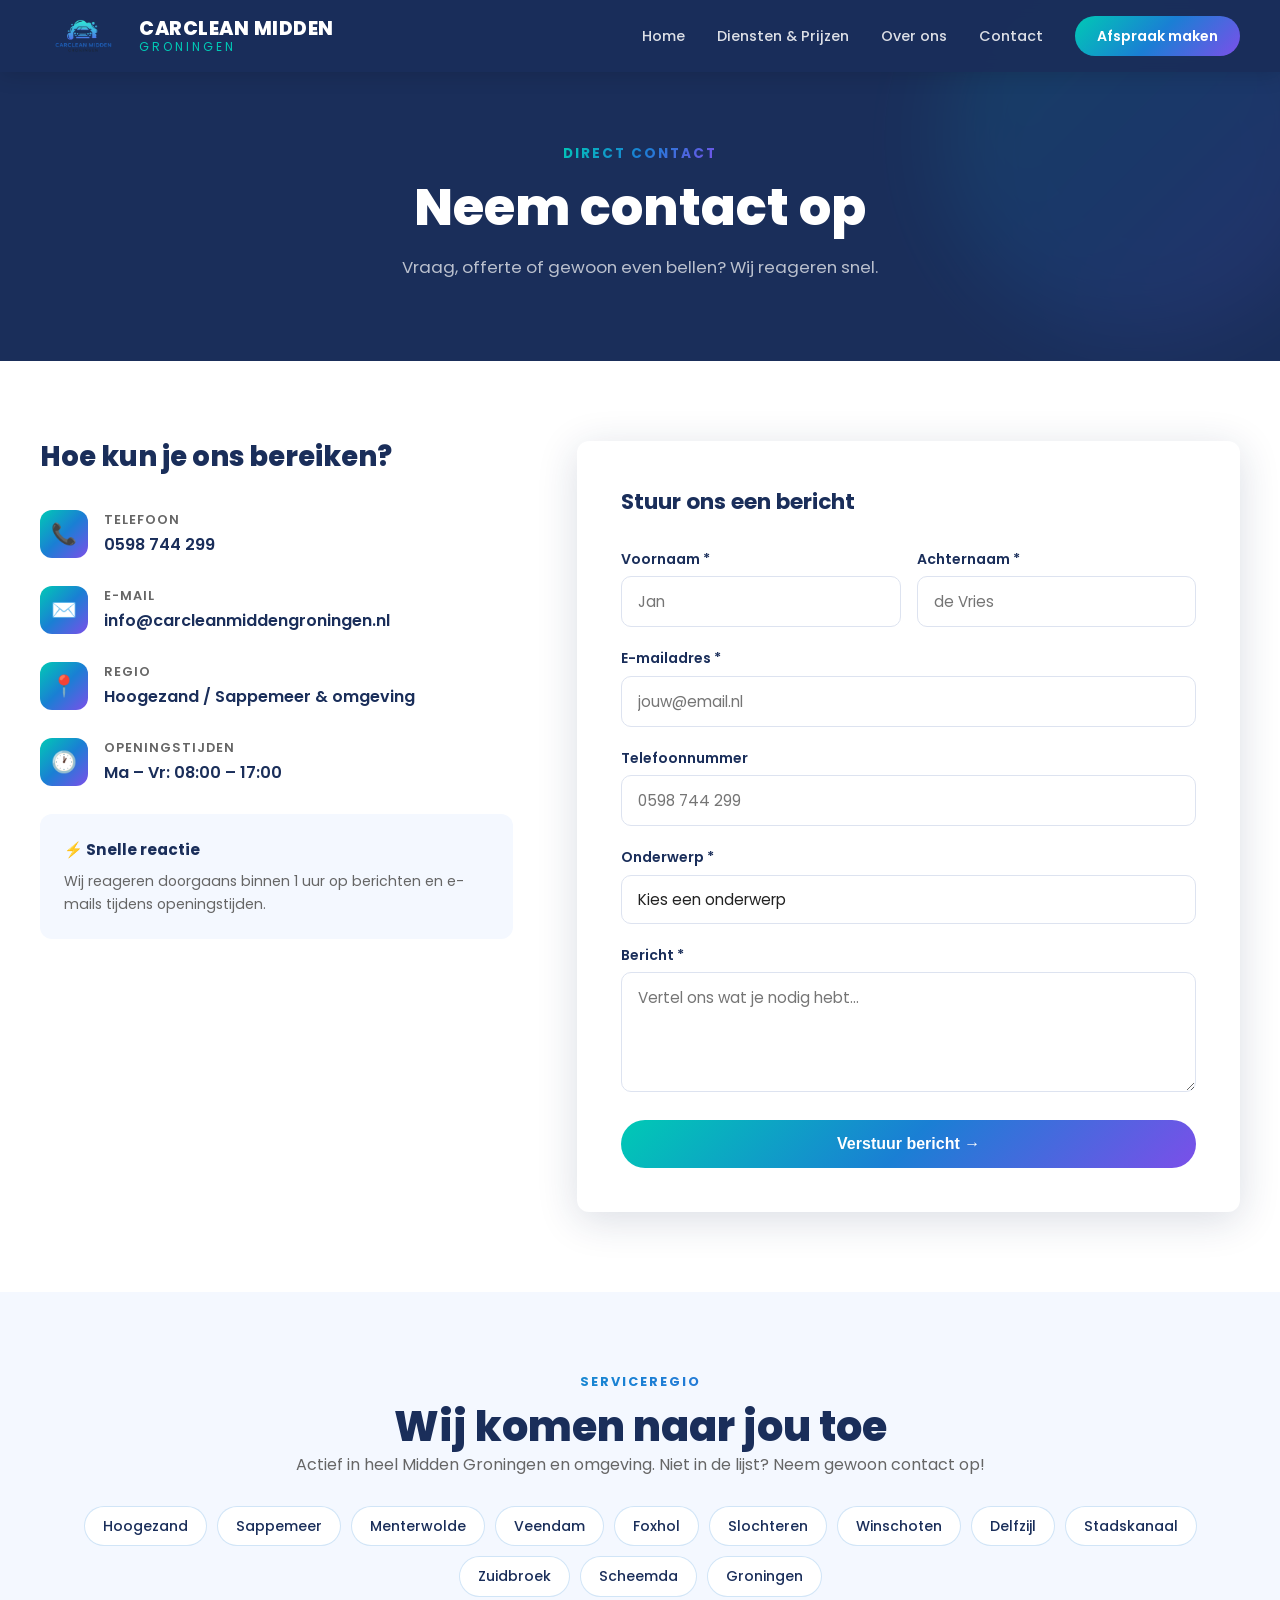
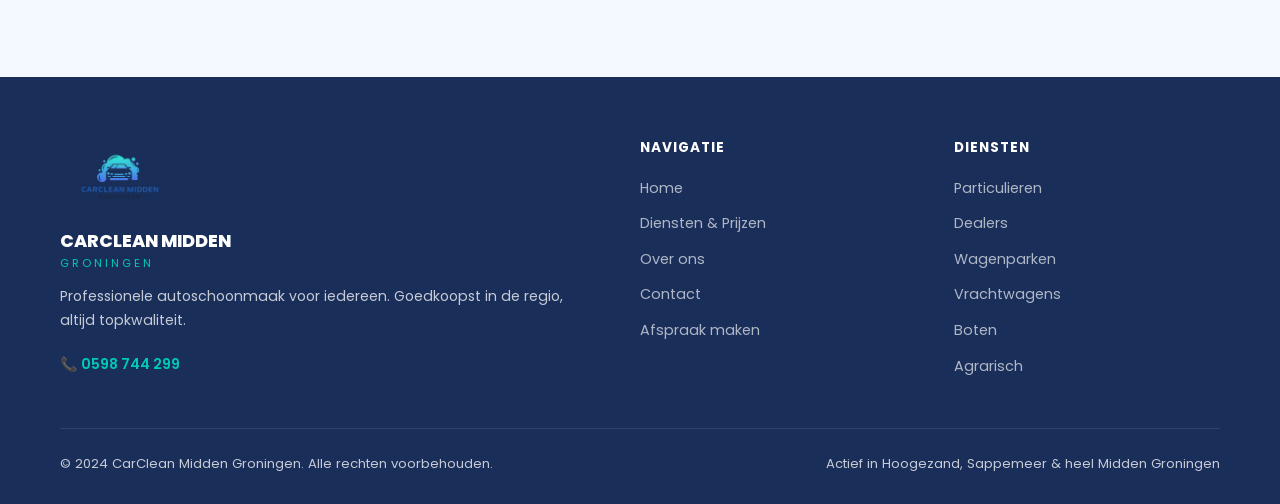
<file: contact.html>
<!DOCTYPE html>
<html lang="nl">
<head>
  <meta charset="UTF-8" />
  <meta name="viewport" content="width=device-width, initial-scale=1.0" />
  <title>Contact — CarClean Midden Groningen</title>
  <meta name="description" content="Neem contact op met CarClean Midden Groningen. Bel, mail of stuur een bericht. Actief in Hoogezand, Sappemeer en omgeving." />
  <link rel="stylesheet" href="css/style.css" />
</head>
<body>

<!-- NAVIGATIE -->
<nav class="navbar">
  <div class="navbar__logo">
    <img src="img/carclean%20no%20bg.png" alt="CarClean logo" class="navbar__logo-img" />
    <div>CARCLEAN MIDDEN<span>Groningen</span></div>
  </div>
  <ul class="navbar__links">
    <li><a href="index.html">Home</a></li>
    <li><a href="diensten.html">Diensten & Prijzen</a></li>
    <li><a href="over-ons.html">Over ons</a></li>
    <li><a href="contact.html">Contact</a></li>
    <li><a href="afspraak.html" class="navbar__cta">Afspraak maken</a></li>
  </ul>
  <button class="navbar__toggle" aria-label="Menu">
    <span></span><span></span><span></span>
  </button>
</nav>

<!-- PAGE HERO -->
<div class="page-hero">
  <span class="page-hero__tag">Direct contact</span>
  <h1>Neem contact op</h1>
  <p>Vraag, offerte of gewoon even bellen? Wij reageren snel.</p>
</div>

<!-- CONTACT SECTIE -->
<section>
  <div class="container">
    <div style="display:grid; grid-template-columns:1fr 1.4fr; gap:64px; align-items:start;">

      <!-- INFO -->
      <div>
        <h2 class="section-title" style="font-size:1.7rem; margin-bottom:36px;">Hoe kun je ons bereiken?</h2>

        <div class="contact-item">
          <div class="contact-item__icon">📞</div>
          <div>
            <p class="contact-item__label">Telefoon</p>
            <p class="contact-item__value">0598 744 299</p>
          </div>
        </div>

        <div class="contact-item">
          <div class="contact-item__icon">✉️</div>
          <div>
            <p class="contact-item__label">E-mail</p>
            <p class="contact-item__value">info@carcleanmiddengroningen.nl</p>
          </div>
        </div>

        <div class="contact-item">
          <div class="contact-item__icon">📍</div>
          <div>
            <p class="contact-item__label">Regio</p>
            <p class="contact-item__value">Hoogezand / Sappemeer & omgeving</p>
          </div>
        </div>

        <div class="contact-item">
          <div class="contact-item__icon">🕐</div>
          <div>
            <p class="contact-item__label">Openingstijden</p>
            <p class="contact-item__value">Ma – Vr: 08:00 – 17:00</p>
          </div>
        </div>

        <div style="background:var(--light); border-radius:var(--radius); padding:24px; margin-top:12px;">
          <p style="font-weight:700; color:var(--navy); font-size:0.95rem; margin-bottom:8px;">⚡ Snelle reactie</p>
          <p style="color:var(--muted); font-size:0.88rem;">Wij reageren doorgaans binnen 1 uur op berichten en e-mails tijdens openingstijden.</p>
        </div>
      </div>

      <!-- FORMULIER -->
      <div style="background:var(--white); border-radius:var(--radius); padding:44px; box-shadow:var(--shadow-lg);">
        <h3 style="font-size:1.35rem; font-weight:700; color:var(--navy); margin-bottom:28px;">Stuur ons een bericht</h3>
        <form name="contact" method="POST" data-netlify="true" netlify-honeypot="bot-field">
          <input type="hidden" name="form-name" value="contact" />
          <p class="hidden" style="display:none;"><label>Niet invullen: <input name="bot-field" /></label></p>
          <div class="form-row">
            <div class="form-group">
              <label for="voornaam">Voornaam *</label>
              <input type="text" id="voornaam" name="voornaam" placeholder="Jan" required />
            </div>
            <div class="form-group">
              <label for="achternaam">Achternaam *</label>
              <input type="text" id="achternaam" name="achternaam" placeholder="de Vries" required />
            </div>
          </div>
          <div class="form-group">
            <label for="email">E-mailadres *</label>
            <input type="email" id="email" name="email" placeholder="jouw@email.nl" required />
          </div>
          <div class="form-group">
            <label for="telefoon">Telefoonnummer</label>
            <input type="tel" id="telefoon" name="telefoon" placeholder="0598 744 299" />
          </div>
          <div class="form-group">
            <label for="onderwerp">Onderwerp *</label>
            <select id="onderwerp" name="onderwerp" required>
              <option value="" disabled selected>Kies een onderwerp</option>
              <option value="offerte">Offerte aanvragen</option>
              <option value="wagenpark">Wagenpark / contract</option>
              <option value="vraag">Algemene vraag</option>
              <option value="anders">Anders</option>
            </select>
          </div>
          <div class="form-group">
            <label for="bericht">Bericht *</label>
            <textarea id="bericht" name="bericht" placeholder="Vertel ons wat je nodig hebt..." required></textarea>
          </div>
          <button type="submit" class="btn btn--primary" style="width:100%; font-size:1rem; padding:15px;">
            Verstuur bericht →
          </button>
        </form>
      </div>
    </div>
  </div>
</section>

<!-- REGIO -->
<section class="section--light">
  <div class="container" style="text-align:center;">
    <span class="section-tag">Serviceregio</span>
    <h2 class="section-title">Wij komen naar jou toe</h2>
    <p class="section-sub" style="margin: 0 auto;">Actief in heel Midden Groningen en omgeving. Niet in de lijst? Neem gewoon contact op!</p>
    <div class="regio-chips" style="justify-content:center; margin-top:28px;">
      <span class="chip">Hoogezand</span>
      <span class="chip">Sappemeer</span>
      <span class="chip">Menterwolde</span>
      <span class="chip">Veendam</span>
      <span class="chip">Foxhol</span>
      <span class="chip">Slochteren</span>
      <span class="chip">Winschoten</span>
      <span class="chip">Delfzijl</span>
      <span class="chip">Stadskanaal</span>
      <span class="chip">Zuidbroek</span>
      <span class="chip">Scheemda</span>
      <span class="chip">Groningen</span>
    </div>
  </div>
</section>

<!-- FOOTER -->
<footer>
  <div class="footer__grid">
    <div>
      <div class="footer__logo">
        <img src="img/carclean%20no%20bg.png" alt="CarClean logo" class="footer__logo-img" />
        CARCLEAN MIDDEN <span>Groningen</span>
      </div>
      <p class="footer__desc">Professionele autoschoonmaak voor iedereen. Goedkoopst in de regio, altijd topkwaliteit.</p>
      <p style="font-size:0.88rem; color:var(--teal); font-weight:600;">📞 0598 744 299</p>
    </div>
    <div>
      <p class="footer__title">Navigatie</p>
      <ul class="footer__links">
        <li><a href="index.html">Home</a></li>
        <li><a href="diensten.html">Diensten & Prijzen</a></li>
        <li><a href="over-ons.html">Over ons</a></li>
        <li><a href="contact.html">Contact</a></li>
        <li><a href="afspraak.html">Afspraak maken</a></li>
      </ul>
    </div>
    <div>
      <p class="footer__title">Diensten</p>
      <ul class="footer__links">
        <li><a href="diensten.html">Particulieren</a></li>
        <li><a href="diensten.html">Dealers</a></li>
        <li><a href="diensten.html">Wagenparken</a></li>
        <li><a href="diensten.html">Vrachtwagens</a></li>
        <li><a href="diensten.html">Boten</a></li>
        <li><a href="diensten.html">Agrarisch</a></li>
      </ul>
    </div>
  </div>
  <div class="footer__bottom">
    <span>© 2024 CarClean Midden Groningen. Alle rechten voorbehouden.</span>
    <span>Actief in Hoogezand, Sappemeer & heel Midden Groningen</span>
  </div>
</footer>

<script src="js/animations.js"></script>
<script>
  const contactForm = document.querySelector('form[name="contact"]');
  if (contactForm) {
    contactForm.addEventListener('submit', async function(e) {
      e.preventDefault();
      const btn = contactForm.querySelector('[type="submit"]');
      const origLabel = btn.innerHTML;
      btn.innerHTML = 'Bezig met verzenden...';
      btn.disabled = true;

      let errBox = contactForm.querySelector('.form-error');
      if (errBox) errBox.remove();

      try {
        const res = await fetch('/', {
          method: 'POST',
          headers: { 'Content-Type': 'application/x-www-form-urlencoded' },
          body: new URLSearchParams(new FormData(contactForm)).toString()
        });
        if (!res.ok) throw new Error('http ' + res.status);

        contactForm.innerHTML = `
          <div style="text-align:center; padding:40px 20px;">
            <div style="font-size:3rem; margin-bottom:16px;">✅</div>
            <h3 style="color:var(--navy); font-size:1.3rem; font-weight:700; margin-bottom:10px;">Bericht ontvangen!</h3>
            <p style="color:var(--muted); font-size:0.95rem;">Wij nemen zo snel mogelijk contact met je op — binnen 1 uur op werkdagen.</p>
          </div>`;
      } catch (err) {
        btn.innerHTML = origLabel;
        btn.disabled = false;
        const div = document.createElement('p');
        div.className = 'form-error';
        div.style.cssText = 'color:#c0392b; background:#fdf0ef; border:1px solid #f5c6c2; border-radius:8px; padding:12px 16px; font-size:0.9rem; margin-top:12px;';
        div.textContent = 'Er is iets misgegaan. Probeer het opnieuw of bel ons op 0598 744 299.';
        contactForm.appendChild(div);
      }
    });
  }
</script>
</body>
</html>
</file>
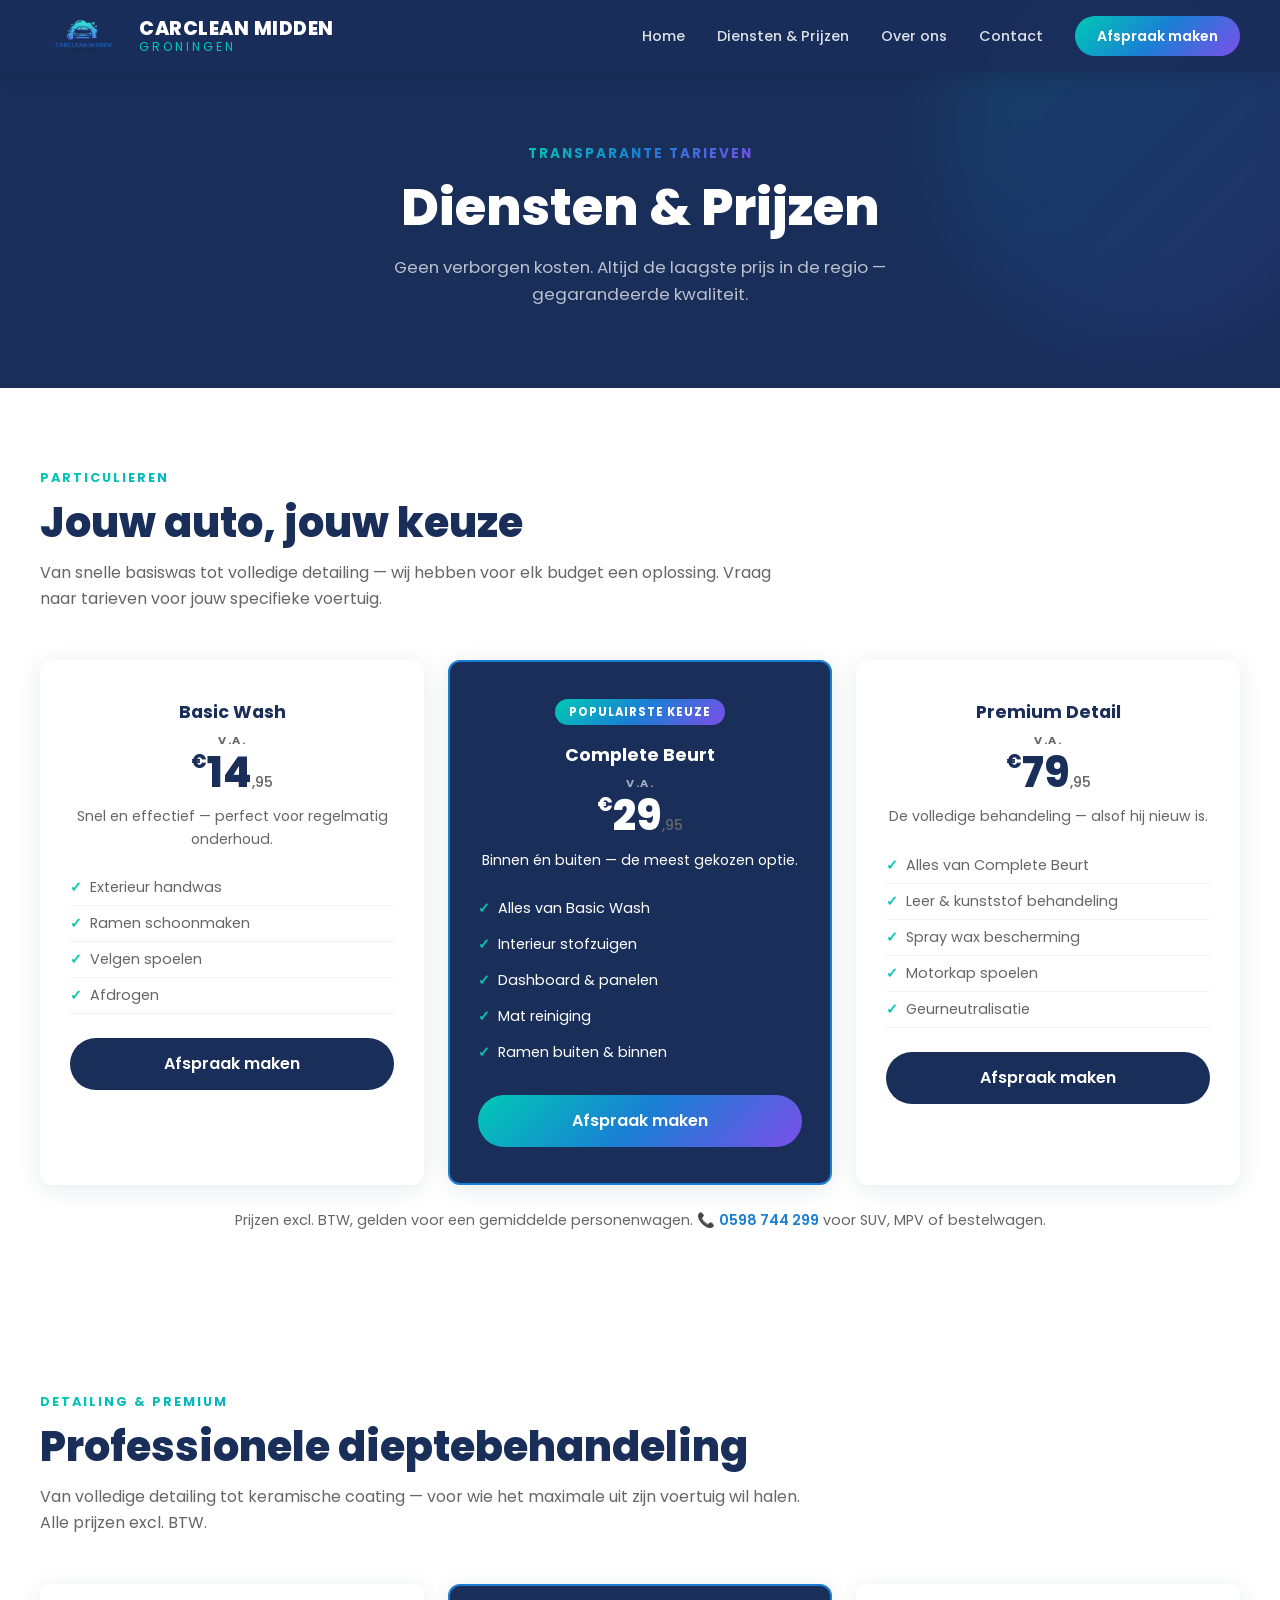
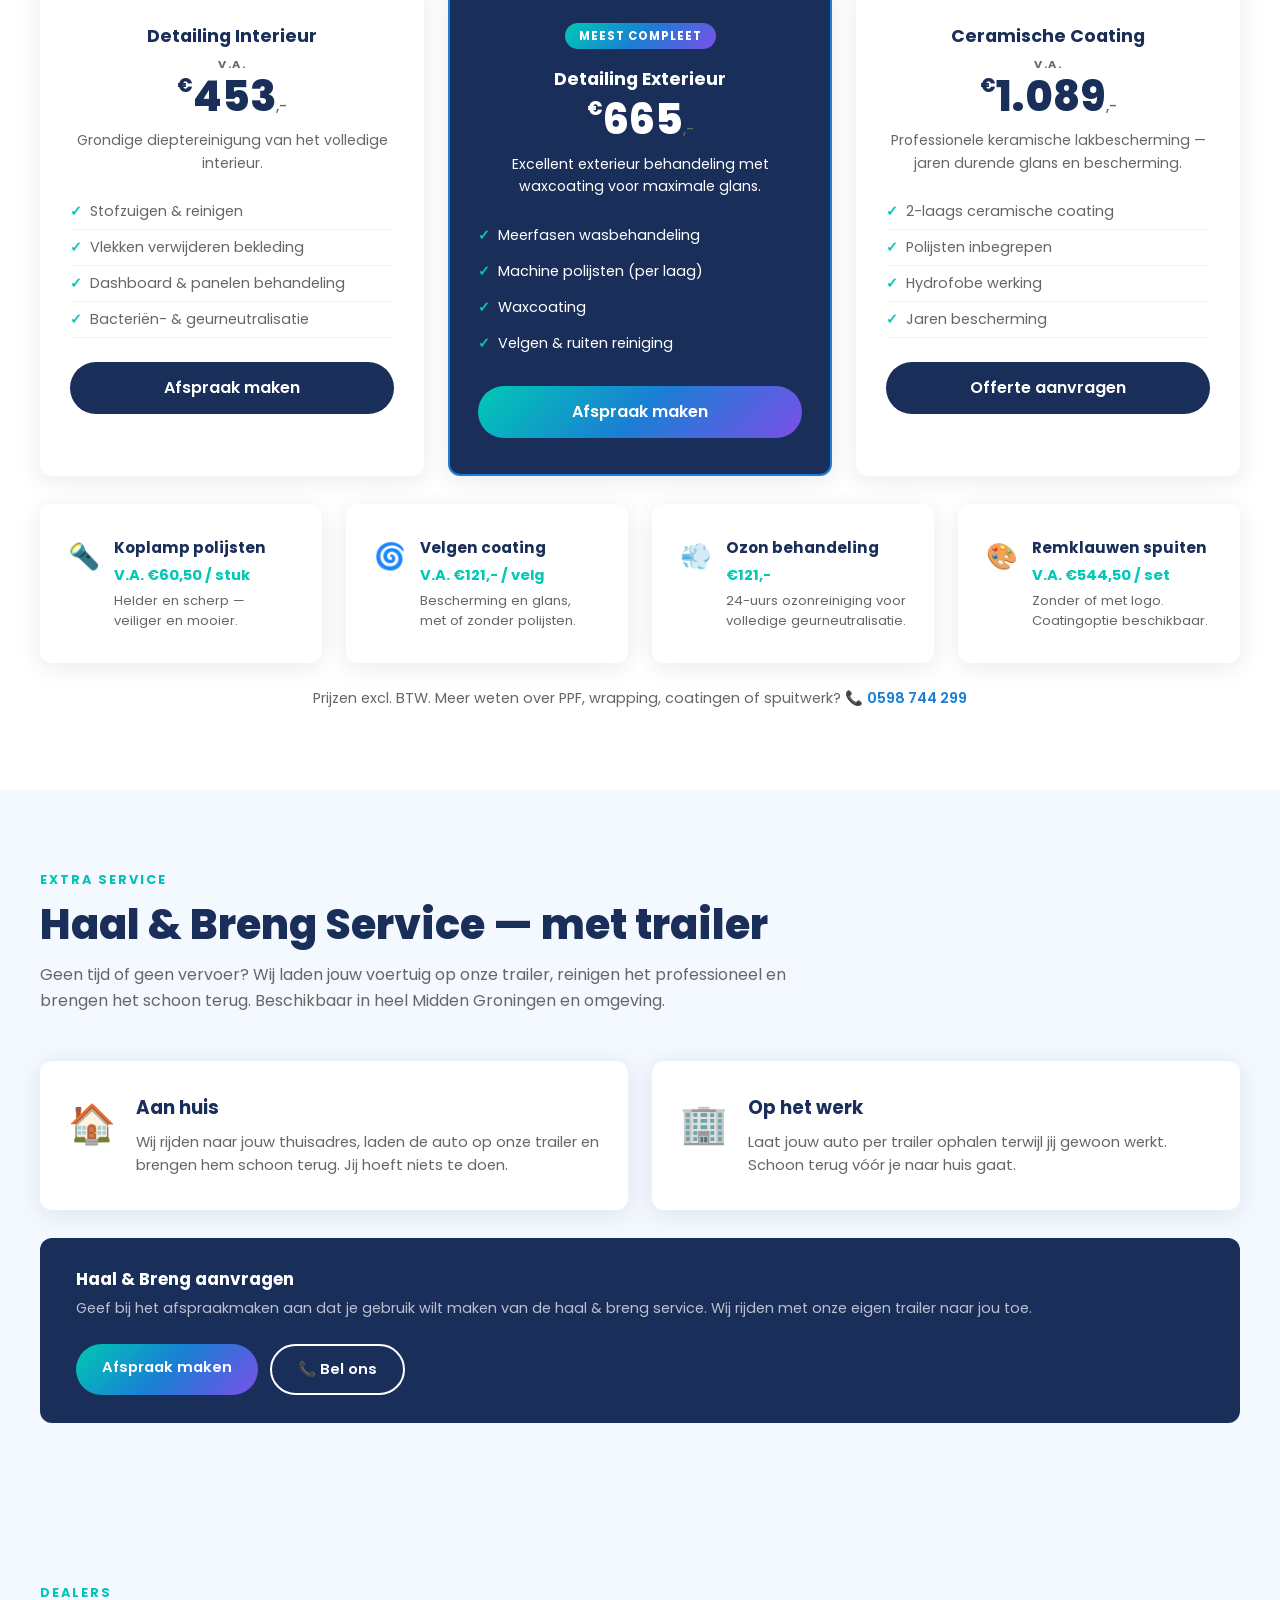
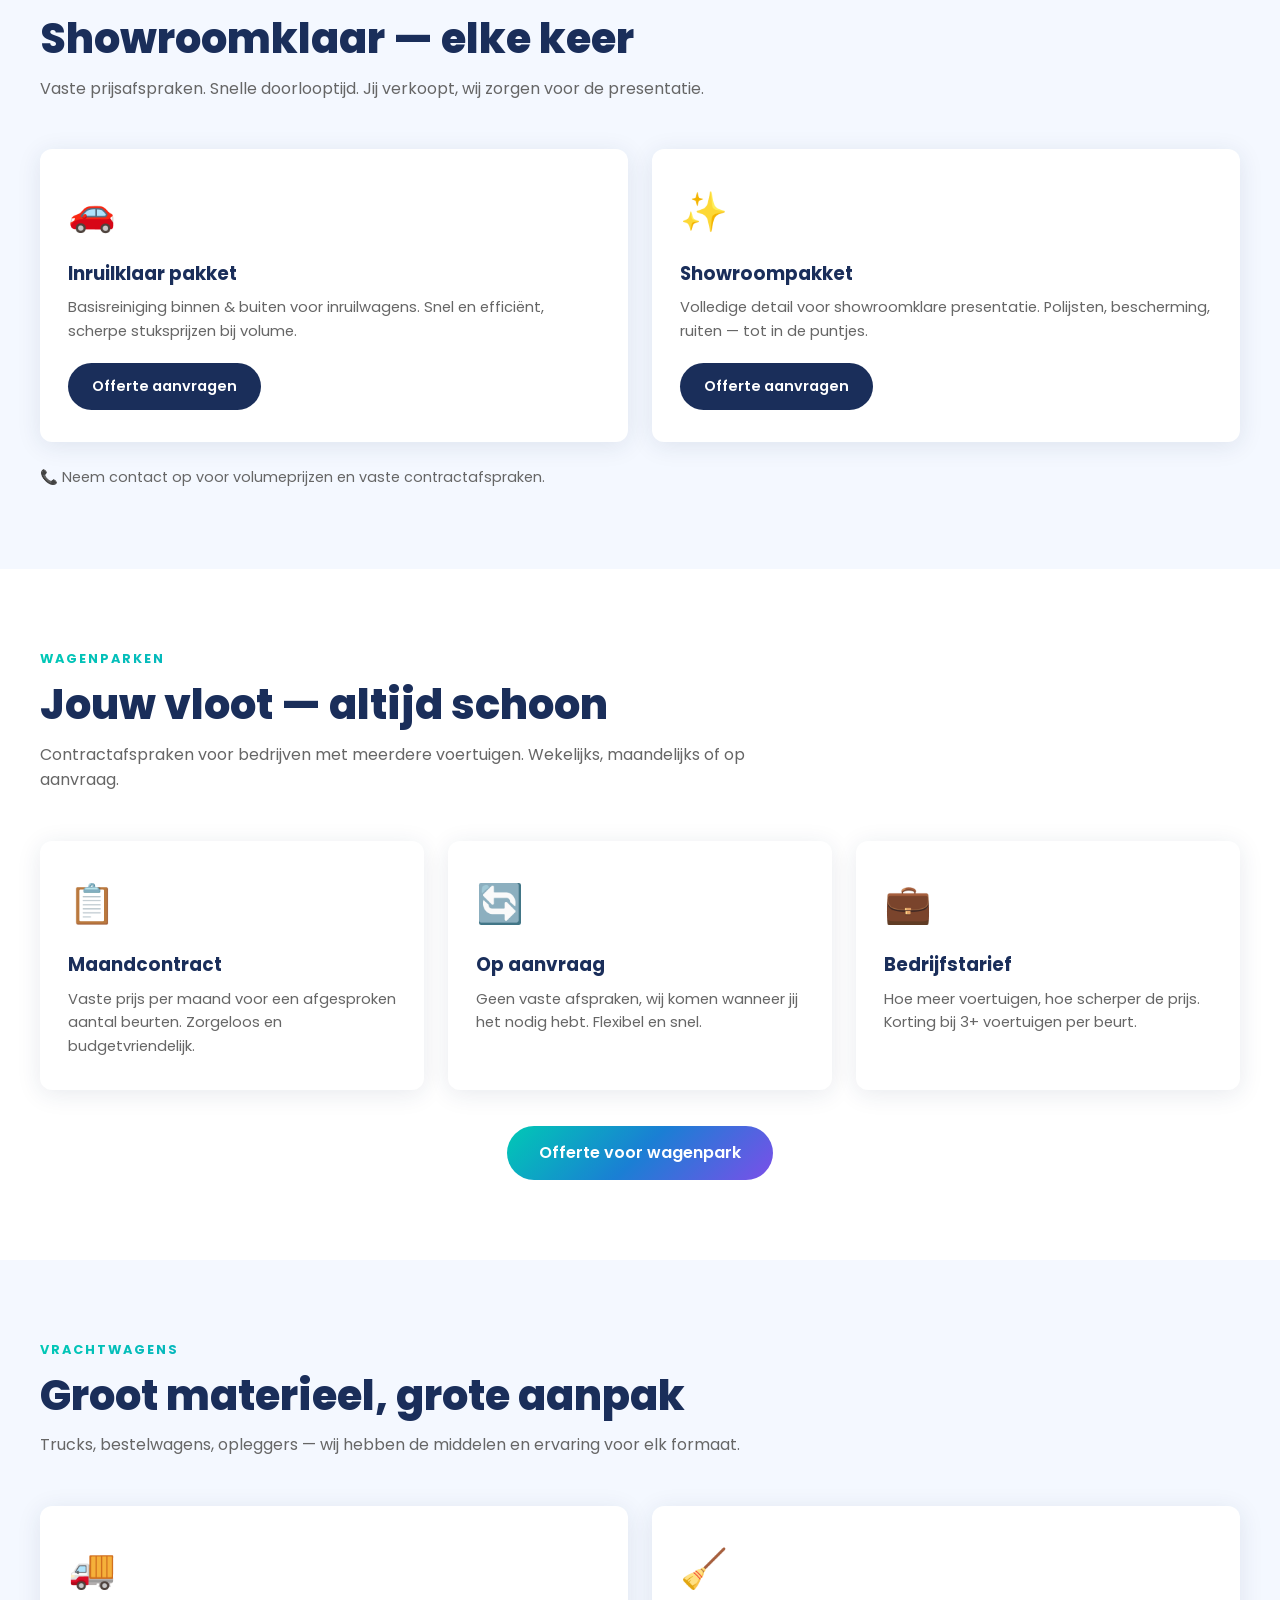
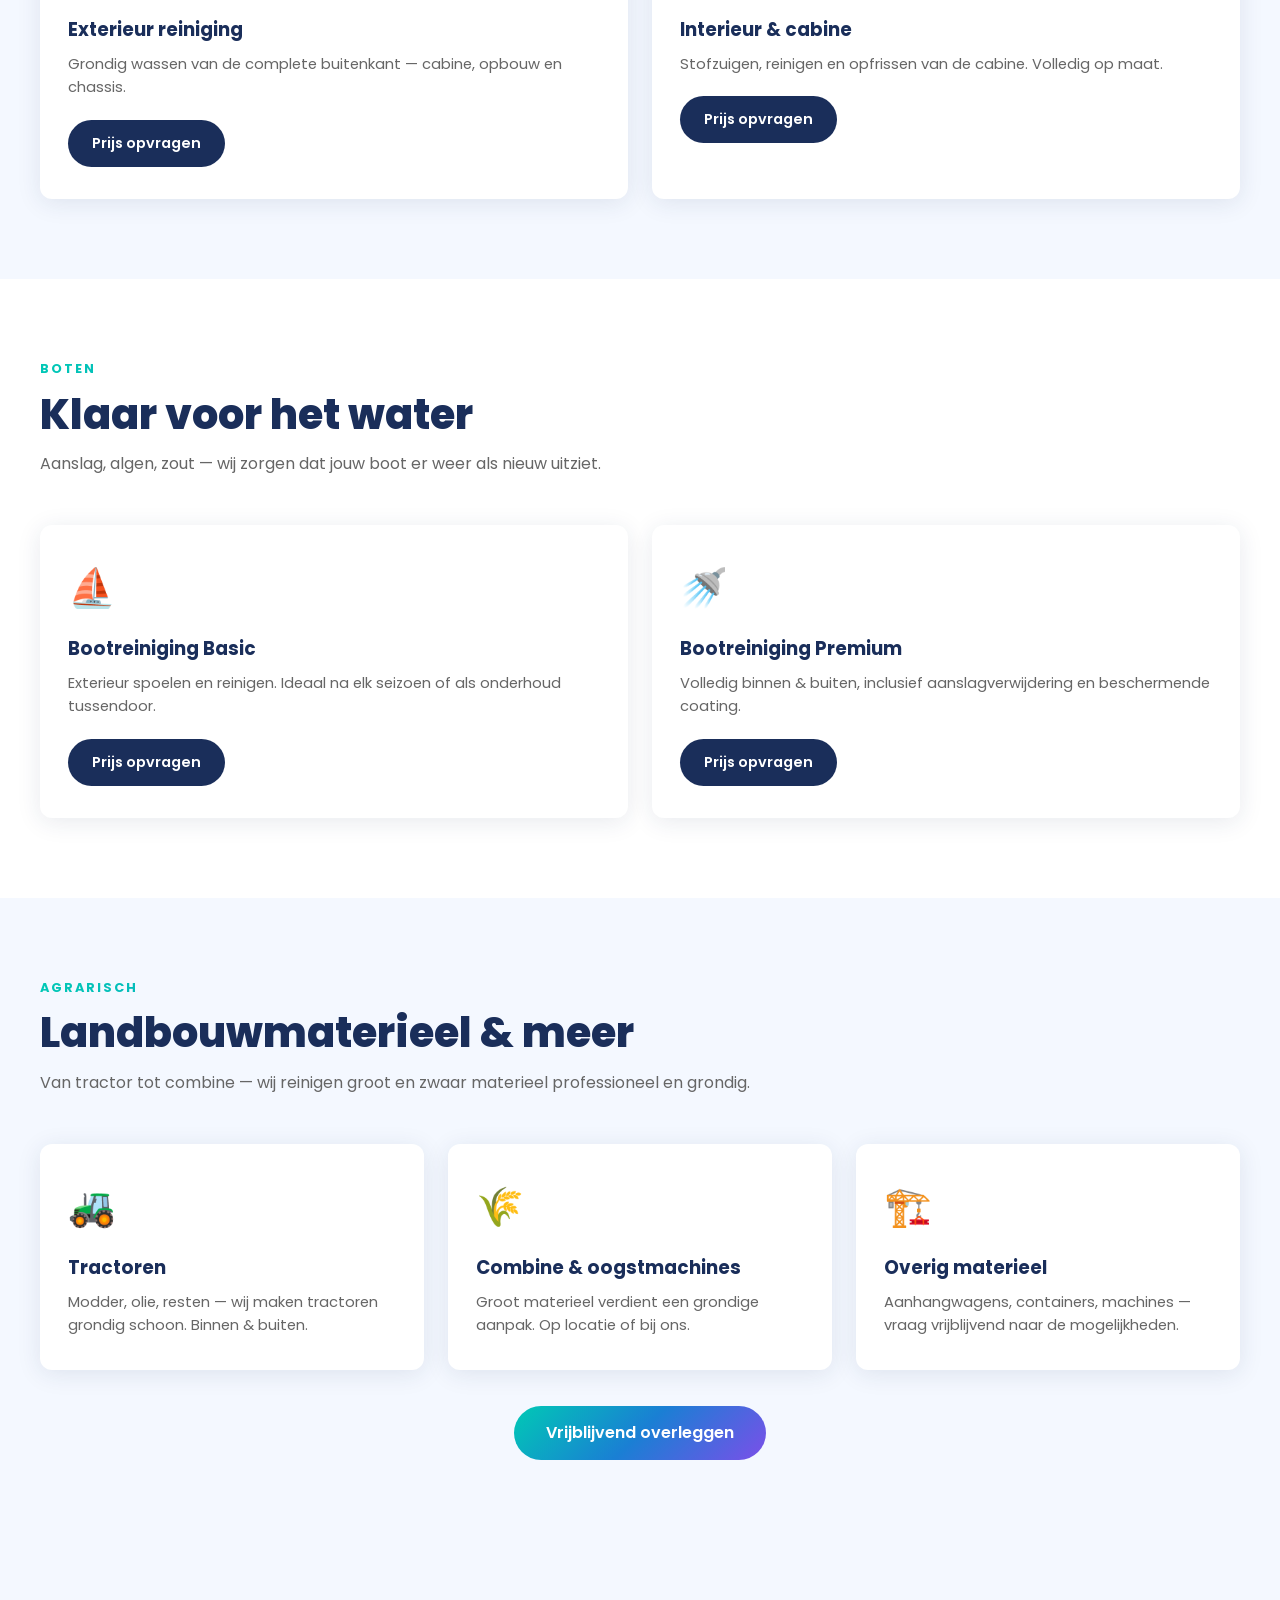
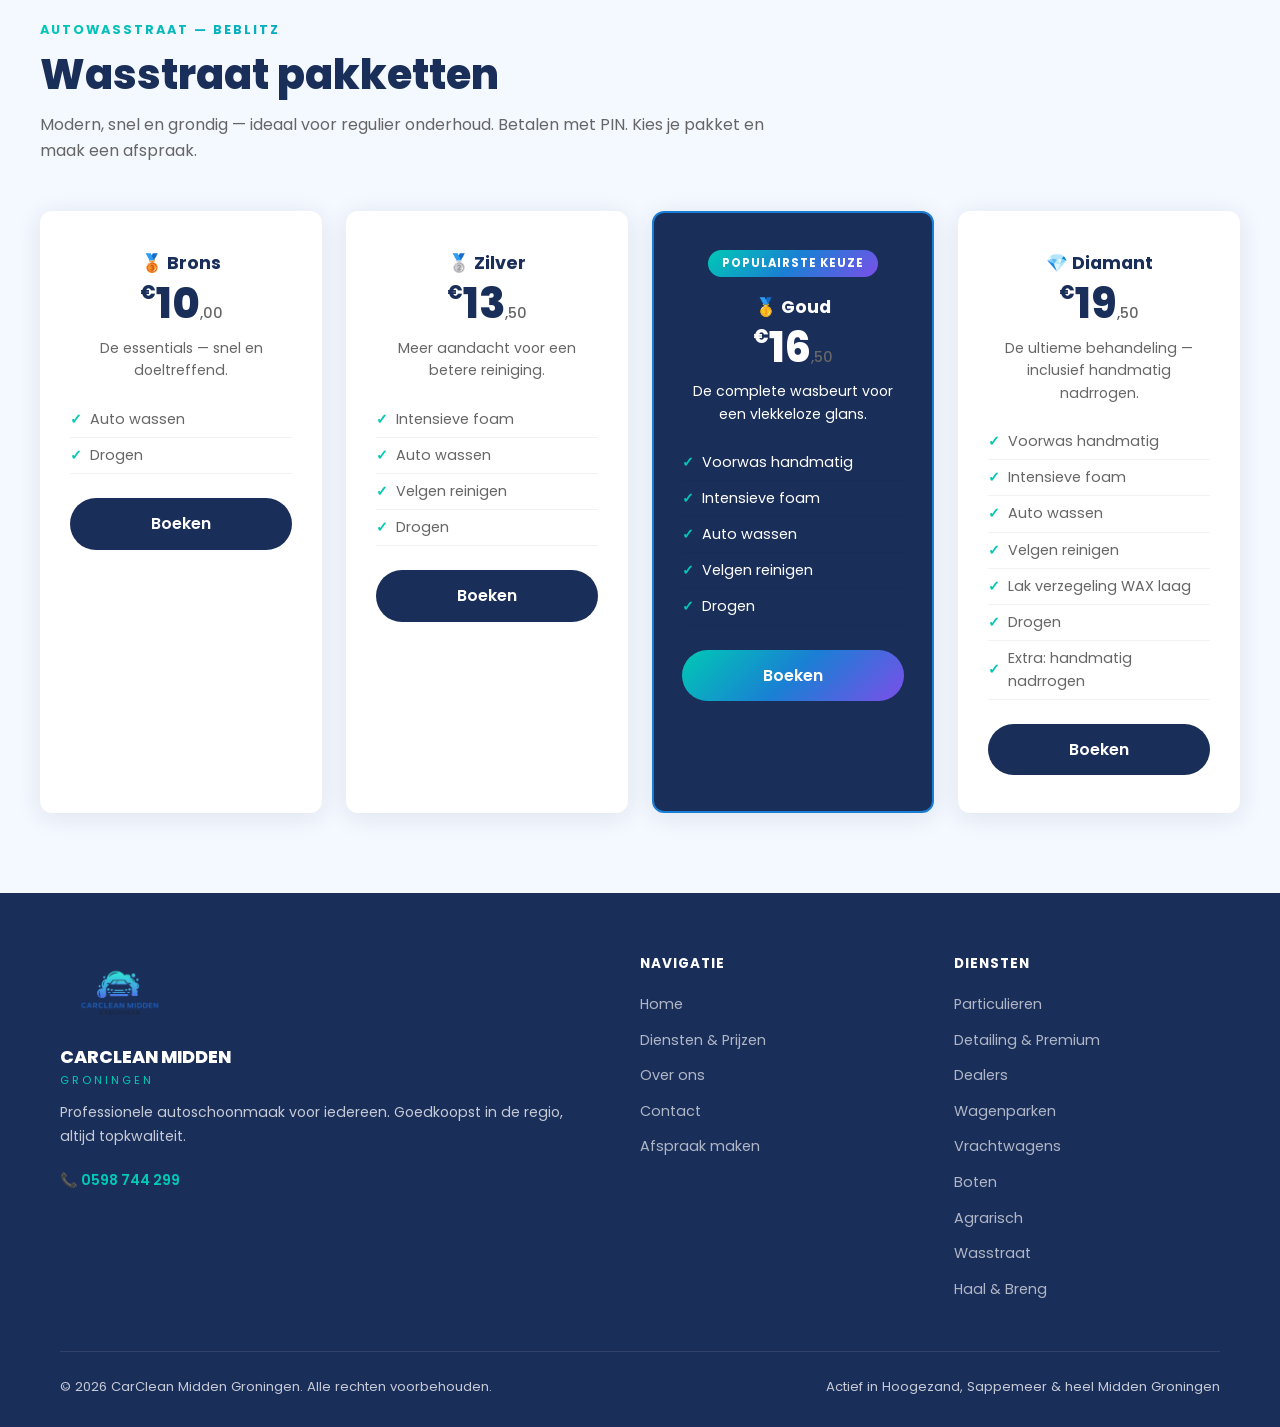
<file: diensten.html>
<!DOCTYPE html>
<html lang="nl">
<head>
  <meta charset="UTF-8" />
  <meta name="viewport" content="width=device-width, initial-scale=1.0" />
  <title>Diensten & Prijzen — CarClean Midden Groningen</title>
  <meta name="description" content="Bekijk onze diensten en tarieven voor particulieren, dealers, wagenparken, vrachtwagens, boten en agrarisch. Altijd de scherpste prijs." />
  <link rel="stylesheet" href="css/style.css" />
</head>
<body>

<!-- NAVIGATIE -->
<nav class="navbar">
  <div class="navbar__logo">
    <img src="img/carclean%20no%20bg.png" alt="CarClean logo" class="navbar__logo-img" />
    <div>CARCLEAN MIDDEN<span>Groningen</span></div>
  </div>
  <ul class="navbar__links">
    <li><a href="index.html">Home</a></li>
    <li><a href="diensten.html">Diensten & Prijzen</a></li>
    <li><a href="over-ons.html">Over ons</a></li>
    <li><a href="contact.html">Contact</a></li>
    <li><a href="afspraak.html" class="navbar__cta">Afspraak maken</a></li>
  </ul>
  <button class="navbar__toggle" aria-label="Menu">
    <span></span><span></span><span></span>
  </button>
</nav>

<!-- PAGE HERO -->
<div class="page-hero">
  <span class="page-hero__tag">Transparante tarieven</span>
  <h1>Diensten & Prijzen</h1>
  <p>Geen verborgen kosten. Altijd de laagste prijs in de regio — gegarandeerde kwaliteit.</p>
</div>

<!-- PARTICULIEREN -->
<section id="particulier">
  <div class="container">
    <span class="section-tag">Particulieren</span>
    <h2 class="section-title">Jouw auto, jouw keuze</h2>
    <p class="section-sub">Van snelle basiswas tot volledige detailing — wij hebben voor elk budget een oplossing. Vraag naar tarieven voor jouw specifieke voertuig.</p>

    <div class="cards-grid cards-grid--3" style="margin-top:48px;">
      <div class="price-card">
        <p class="price-card__name">Basic Wash</p>
        <p class="price-card__vanaf">v.a.</p>
        <p class="price-card__price"><sup>€</sup>14<span>,95</span></p>
        <p class="price-card__desc">Snel en effectief — perfect voor regelmatig onderhoud.</p>
        <ul>
          <li>Exterieur handwas</li>
          <li>Ramen schoonmaken</li>
          <li>Velgen spoelen</li>
          <li>Afdrogen</li>
        </ul>
        <a href="afspraak.html" class="btn btn--dark" style="width:100%; text-align:center; display:block; padding:13px;">Afspraak maken</a>
      </div>

      <div class="price-card price-card--featured">
        <span class="price-card__badge">Populairste keuze</span>
        <p class="price-card__name">Complete Beurt</p>
        <p class="price-card__vanaf">v.a.</p>
        <p class="price-card__price"><sup>€</sup>29<span>,95</span></p>
        <p class="price-card__desc">Binnen én buiten — de meest gekozen optie.</p>
        <ul>
          <li>Alles van Basic Wash</li>
          <li>Interieur stofzuigen</li>
          <li>Dashboard & panelen</li>
          <li>Mat reiniging</li>
          <li>Ramen buiten & binnen</li>
        </ul>
        <a href="afspraak.html" class="btn btn--primary" style="width:100%; text-align:center; display:block; padding:13px;">Afspraak maken</a>
      </div>

      <div class="price-card">
        <p class="price-card__name">Premium Detail</p>
        <p class="price-card__vanaf">v.a.</p>
        <p class="price-card__price"><sup>€</sup>79<span>,95</span></p>
        <p class="price-card__desc">De volledige behandeling — alsof hij nieuw is.</p>
        <ul>
          <li>Alles van Complete Beurt</li>
          <li>Leer & kunststof behandeling</li>
          <li>Spray wax bescherming</li>
          <li>Motorkap spoelen</li>
          <li>Geurneutralisatie</li>
        </ul>
        <a href="afspraak.html" class="btn btn--dark" style="width:100%; text-align:center; display:block; padding:13px;">Afspraak maken</a>
      </div>
    </div>

    <p style="margin-top:24px; text-align:center; color:var(--muted); font-size:0.9rem;">
      Prijzen excl. BTW, gelden voor een gemiddelde personenwagen. 📞 <a href="tel:0598744299" style="color:var(--blue); font-weight:600;">0598 744 299</a> voor SUV, MPV of bestelwagen.
    </p>
  </div>
</section>

<!-- DETAILING & PREMIUM -->
<section id="detailing">
  <div class="container">
    <span class="section-tag">Detailing & Premium</span>
    <h2 class="section-title">Professionele dieptebehandeling</h2>
    <p class="section-sub">Van volledige detailing tot keramische coating — voor wie het maximale uit zijn voertuig wil halen. Alle prijzen excl. BTW.</p>

    <div class="cards-grid cards-grid--3" style="margin-top:48px;">
      <div class="price-card">
        <p class="price-card__name">Detailing Interieur</p>
        <p class="price-card__vanaf">v.a.</p>
        <p class="price-card__price"><sup>€</sup>453<span>,-</span></p>
        <p class="price-card__desc">Grondige dieptereinigung van het volledige interieur.</p>
        <ul>
          <li>Stofzuigen & reinigen</li>
          <li>Vlekken verwijderen bekleding</li>
          <li>Dashboard & panelen behandeling</li>
          <li>Bacteriën- & geurneutralisatie</li>
        </ul>
        <a href="afspraak.html" class="btn btn--dark" style="width:100%; text-align:center; display:block; padding:13px;">Afspraak maken</a>
      </div>

      <div class="price-card price-card--featured">
        <span class="price-card__badge">Meest compleet</span>
        <p class="price-card__name">Detailing Exterieur</p>
        <p class="price-card__price"><sup>€</sup>665<span>,-</span></p>
        <p class="price-card__desc">Excellent exterieur behandeling met waxcoating voor maximale glans.</p>
        <ul>
          <li>Meerfasen wasbehandeling</li>
          <li>Machine polijsten (per laag)</li>
          <li>Waxcoating</li>
          <li>Velgen & ruiten reiniging</li>
        </ul>
        <a href="afspraak.html" class="btn btn--primary" style="width:100%; text-align:center; display:block; padding:13px;">Afspraak maken</a>
      </div>

      <div class="price-card">
        <p class="price-card__name">Ceramische Coating</p>
        <p class="price-card__vanaf">v.a.</p>
        <p class="price-card__price"><sup>€</sup>1.089<span>,-</span></p>
        <p class="price-card__desc">Professionele keramische lakbescherming — jaren durende glans en bescherming.</p>
        <ul>
          <li>2-laags ceramische coating</li>
          <li>Polijsten inbegrepen</li>
          <li>Hydrofobe werking</li>
          <li>Jaren bescherming</li>
        </ul>
        <a href="contact.html" class="btn btn--dark" style="width:100%; text-align:center; display:block; padding:13px;">Offerte aanvragen</a>
      </div>
    </div>

    <div class="cards-grid cards-grid--4" style="margin-top:28px;">
      <div class="card" style="display:flex; align-items:flex-start; gap:14px;">
        <span style="font-size:1.6rem; flex-shrink:0;">🔦</span>
        <div>
          <h4 style="font-weight:700; color:var(--navy); margin-bottom:4px; font-size:0.95rem;">Koplamp polijsten</h4>
          <p style="color:var(--teal); font-weight:700; font-size:0.92rem; margin-bottom:4px;">V.A. €60,50 / stuk</p>
          <p style="color:var(--muted); font-size:0.82rem; line-height:1.5;">Helder en scherp — veiliger en mooier.</p>
        </div>
      </div>
      <div class="card" style="display:flex; align-items:flex-start; gap:14px;">
        <span style="font-size:1.6rem; flex-shrink:0;">🌀</span>
        <div>
          <h4 style="font-weight:700; color:var(--navy); margin-bottom:4px; font-size:0.95rem;">Velgen coating</h4>
          <p style="color:var(--teal); font-weight:700; font-size:0.92rem; margin-bottom:4px;">V.A. €121,- / velg</p>
          <p style="color:var(--muted); font-size:0.82rem; line-height:1.5;">Bescherming en glans, met of zonder polijsten.</p>
        </div>
      </div>
      <div class="card" style="display:flex; align-items:flex-start; gap:14px;">
        <span style="font-size:1.6rem; flex-shrink:0;">💨</span>
        <div>
          <h4 style="font-weight:700; color:var(--navy); margin-bottom:4px; font-size:0.95rem;">Ozon behandeling</h4>
          <p style="color:var(--teal); font-weight:700; font-size:0.92rem; margin-bottom:4px;">€121,-</p>
          <p style="color:var(--muted); font-size:0.82rem; line-height:1.5;">24-uurs ozonreiniging voor volledige geurneutralisatie.</p>
        </div>
      </div>
      <div class="card" style="display:flex; align-items:flex-start; gap:14px;">
        <span style="font-size:1.6rem; flex-shrink:0;">🎨</span>
        <div>
          <h4 style="font-weight:700; color:var(--navy); margin-bottom:4px; font-size:0.95rem;">Remklauwen spuiten</h4>
          <p style="color:var(--teal); font-weight:700; font-size:0.92rem; margin-bottom:4px;">V.A. €544,50 / set</p>
          <p style="color:var(--muted); font-size:0.82rem; line-height:1.5;">Zonder of met logo. Coatingoptie beschikbaar.</p>
        </div>
      </div>
    </div>

    <p style="margin-top:24px; text-align:center; color:var(--muted); font-size:0.9rem;">
      Prijzen excl. BTW. Meer weten over PPF, wrapping, coatingen of spuitwerk? 📞 <a href="tel:0598744299" style="color:var(--blue); font-weight:600;">0598 744 299</a>
    </p>
  </div>
</section>

<!-- HAAL & BRENG SERVICE -->
<section id="haal-breng" class="section--light">
  <div class="container">
    <span class="section-tag">Extra service</span>
    <h2 class="section-title">Haal & Breng Service — met trailer</h2>
    <p class="section-sub">Geen tijd of geen vervoer? Wij laden jouw voertuig op onze trailer, reinigen het professioneel en brengen het schoon terug. Beschikbaar in heel Midden Groningen en omgeving.</p>

    <div style="display:grid; grid-template-columns:1fr 1fr; gap:24px; margin-top:48px;">
      <div class="card" style="display:flex; align-items:flex-start; gap:20px;">
        <span style="font-size:2.4rem; flex-shrink:0;">🏠</span>
        <div>
          <h3 class="card__title">Aan huis</h3>
          <p class="card__text">Wij rijden naar jouw thuisadres, laden de auto op onze trailer en brengen hem schoon terug. Jij hoeft niets te doen.</p>
        </div>
      </div>
      <div class="card" style="display:flex; align-items:flex-start; gap:20px;">
        <span style="font-size:2.4rem; flex-shrink:0;">🏢</span>
        <div>
          <h3 class="card__title">Op het werk</h3>
          <p class="card__text">Laat jouw auto per trailer ophalen terwijl jij gewoon werkt. Schoon terug vóór je naar huis gaat.</p>
        </div>
      </div>
    </div>

    <div style="background:var(--navy); border-radius:var(--radius); padding:28px 36px; margin-top:28px; display:flex; align-items:center; justify-content:space-between; gap:24px; flex-wrap:wrap;">
      <div>
        <p style="color:#fff; font-weight:700; font-size:1.05rem; margin-bottom:4px;">Haal & Breng aanvragen</p>
        <p style="color:rgba(255,255,255,0.7); font-size:0.9rem;">Geef bij het afspraakmaken aan dat je gebruik wilt maken van de haal &amp; breng service. Wij rijden met onze eigen trailer naar jou toe.</p>
      </div>
      <div style="display:flex; gap:12px; flex-wrap:wrap;">
        <a href="afspraak.html" class="btn btn--primary" style="padding:12px 26px; font-size:0.92rem;">Afspraak maken</a>
        <a href="tel:0598744299" class="btn btn--outline" style="padding:12px 26px; font-size:0.92px; font-size:0.92rem;">📞 Bel ons</a>
      </div>
    </div>
  </div>
</section>

<!-- DEALERS -->
<section id="dealers" class="section--light">
  <div class="container">
    <span class="section-tag">Dealers</span>
    <h2 class="section-title">Showroomklaar — elke keer</h2>
    <p class="section-sub">Vaste prijsafspraken. Snelle doorlooptijd. Jij verkoopt, wij zorgen voor de presentatie.</p>

    <div class="cards-grid cards-grid--2" style="margin-top:48px;">
      <div class="card">
        <span class="card__icon">🚗</span>
        <h3 class="card__title">Inruilklaar pakket</h3>
        <p class="card__text">Basisreiniging binnen & buiten voor inruilwagens. Snel en efficiënt, scherpe stuksprijzen bij volume.</p>
        <a href="contact.html" class="btn btn--dark" style="margin-top:20px; display:inline-block; padding:12px 24px; font-size:0.9rem;">Offerte aanvragen</a>
      </div>
      <div class="card">
        <span class="card__icon">✨</span>
        <h3 class="card__title">Showroompakket</h3>
        <p class="card__text">Volledige detail voor showroomklare presentatie. Polijsten, bescherming, ruiten — tot in de puntjes.</p>
        <a href="contact.html" class="btn btn--dark" style="margin-top:20px; display:inline-block; padding:12px 24px; font-size:0.9rem;">Offerte aanvragen</a>
      </div>
    </div>
    <p style="margin-top:24px; color:var(--muted); font-size:0.9rem;">📞 Neem contact op voor volumeprijzen en vaste contractafspraken.</p>
  </div>
</section>

<!-- WAGENPARK -->
<section id="wagenpark">
  <div class="container">
    <span class="section-tag">Wagenparken</span>
    <h2 class="section-title">Jouw vloot — altijd schoon</h2>
    <p class="section-sub">Contractafspraken voor bedrijven met meerdere voertuigen. Wekelijks, maandelijks of op aanvraag.</p>

    <div class="cards-grid cards-grid--3" style="margin-top:48px;">
      <div class="card">
        <span class="card__icon">📋</span>
        <h3 class="card__title">Maandcontract</h3>
        <p class="card__text">Vaste prijs per maand voor een afgesproken aantal beurten. Zorgeloos en budgetvriendelijk.</p>
      </div>
      <div class="card">
        <span class="card__icon">🔄</span>
        <h3 class="card__title">Op aanvraag</h3>
        <p class="card__text">Geen vaste afspraken, wij komen wanneer jij het nodig hebt. Flexibel en snel.</p>
      </div>
      <div class="card">
        <span class="card__icon">💼</span>
        <h3 class="card__title">Bedrijfstarief</h3>
        <p class="card__text">Hoe meer voertuigen, hoe scherper de prijs. Korting bij 3+ voertuigen per beurt.</p>
      </div>
    </div>
    <div style="text-align:center; margin-top:36px;">
      <a href="contact.html" class="btn btn--primary">Offerte voor wagenpark</a>
    </div>
  </div>
</section>

<!-- VRACHTWAGENS -->
<section id="vracht" class="section--light">
  <div class="container">
    <span class="section-tag">Vrachtwagens</span>
    <h2 class="section-title">Groot materieel, grote aanpak</h2>
    <p class="section-sub">Trucks, bestelwagens, opleggers — wij hebben de middelen en ervaring voor elk formaat.</p>

    <div class="cards-grid cards-grid--2" style="margin-top:48px;">
      <div class="card">
        <span class="card__icon">🚚</span>
        <h3 class="card__title">Exterieur reiniging</h3>
        <p class="card__text">Grondig wassen van de complete buitenkant — cabine, opbouw en chassis.</p>
        <a href="contact.html" class="btn btn--dark" style="margin-top:20px; display:inline-block; padding:12px 24px; font-size:0.9rem;">Prijs opvragen</a>
      </div>
      <div class="card">
        <span class="card__icon">🧹</span>
        <h3 class="card__title">Interieur & cabine</h3>
        <p class="card__text">Stofzuigen, reinigen en opfrissen van de cabine. Volledig op maat.</p>
        <a href="contact.html" class="btn btn--dark" style="margin-top:20px; display:inline-block; padding:12px 24px; font-size:0.9rem;">Prijs opvragen</a>
      </div>
    </div>
  </div>
</section>

<!-- BOTEN -->
<section id="boten">
  <div class="container">
    <span class="section-tag">Boten</span>
    <h2 class="section-title">Klaar voor het water</h2>
    <p class="section-sub">Aanslag, algen, zout — wij zorgen dat jouw boot er weer als nieuw uitziet.</p>

    <div class="cards-grid cards-grid--2" style="margin-top:48px;">
      <div class="card">
        <span class="card__icon">⛵</span>
        <h3 class="card__title">Bootreiniging Basic</h3>
        <p class="card__text">Exterieur spoelen en reinigen. Ideaal na elk seizoen of als onderhoud tussendoor.</p>
        <a href="contact.html" class="btn btn--dark" style="margin-top:20px; display:inline-block; padding:12px 24px; font-size:0.9rem;">Prijs opvragen</a>
      </div>
      <div class="card">
        <span class="card__icon">🚿</span>
        <h3 class="card__title">Bootreiniging Premium</h3>
        <p class="card__text">Volledig binnen & buiten, inclusief aanslagverwijdering en beschermende coating.</p>
        <a href="contact.html" class="btn btn--dark" style="margin-top:20px; display:inline-block; padding:12px 24px; font-size:0.9rem;">Prijs opvragen</a>
      </div>
    </div>
  </div>
</section>

<!-- AGRARISCH -->
<section id="agrarisch" class="section--light">
  <div class="container">
    <span class="section-tag">Agrarisch</span>
    <h2 class="section-title">Landbouwmaterieel & meer</h2>
    <p class="section-sub">Van tractor tot combine — wij reinigen groot en zwaar materieel professioneel en grondig.</p>

    <div class="cards-grid cards-grid--3" style="margin-top:48px;">
      <div class="card">
        <span class="card__icon">🚜</span>
        <h3 class="card__title">Tractoren</h3>
        <p class="card__text">Modder, olie, resten — wij maken tractoren grondig schoon. Binnen & buiten.</p>
      </div>
      <div class="card">
        <span class="card__icon">🌾</span>
        <h3 class="card__title">Combine & oogstmachines</h3>
        <p class="card__text">Groot materieel verdient een grondige aanpak. Op locatie of bij ons.</p>
      </div>
      <div class="card">
        <span class="card__icon">🏗️</span>
        <h3 class="card__title">Overig materieel</h3>
        <p class="card__text">Aanhangwagens, containers, machines — vraag vrijblijvend naar de mogelijkheden.</p>
      </div>
    </div>
    <div style="text-align:center; margin-top:36px;">
      <a href="contact.html" class="btn btn--primary">Vrijblijvend overleggen</a>
    </div>
  </div>
</section>

<!-- WASSTRAAT BEBLITZ -->
<section id="wasstraat" class="section--light">
  <div class="container">
    <span class="section-tag">Autowasstraat — Beblitz</span>
    <h2 class="section-title">Wasstraat pakketten</h2>
    <p class="section-sub">Modern, snel en grondig — ideaal voor regulier onderhoud. Betalen met PIN. Kies je pakket en maak een afspraak.</p>

    <div class="cards-grid cards-grid--4" style="margin-top:48px;">

      <div class="price-card">
        <p class="price-card__name">🥉 Brons</p>
        <p class="price-card__price"><sup>€</sup>10<span>,00</span></p>
        <p class="price-card__desc">De essentials — snel en doeltreffend.</p>
        <ul>
          <li>Auto wassen</li>
          <li>Drogen</li>
        </ul>
        <a href="afspraak.html" class="btn btn--dark" style="width:100%; text-align:center; display:block; padding:13px;">Boeken</a>
      </div>

      <div class="price-card">
        <p class="price-card__name">🥈 Zilver</p>
        <p class="price-card__price"><sup>€</sup>13<span>,50</span></p>
        <p class="price-card__desc">Meer aandacht voor een betere reiniging.</p>
        <ul>
          <li>Intensieve foam</li>
          <li>Auto wassen</li>
          <li>Velgen reinigen</li>
          <li>Drogen</li>
        </ul>
        <a href="afspraak.html" class="btn btn--dark" style="width:100%; text-align:center; display:block; padding:13px;">Boeken</a>
      </div>

      <div class="price-card price-card--featured">
        <span class="price-card__badge">Populairste keuze</span>
        <p class="price-card__name">🥇 Goud</p>
        <p class="price-card__price"><sup>€</sup>16<span>,50</span></p>
        <p class="price-card__desc">De complete wasbeurt voor een vlekkeloze glans.</p>
        <ul>
          <li>Voorwas handmatig</li>
          <li>Intensieve foam</li>
          <li>Auto wassen</li>
          <li>Velgen reinigen</li>
          <li>Drogen</li>
        </ul>
        <a href="afspraak.html" class="btn btn--primary" style="width:100%; text-align:center; display:block; padding:13px;">Boeken</a>
      </div>

      <div class="price-card">
        <p class="price-card__name">💎 Diamant</p>
        <p class="price-card__price"><sup>€</sup>19<span>,50</span></p>
        <p class="price-card__desc">De ultieme behandeling — inclusief handmatig nadrrogen.</p>
        <ul>
          <li>Voorwas handmatig</li>
          <li>Intensieve foam</li>
          <li>Auto wassen</li>
          <li>Velgen reinigen</li>
          <li>Lak verzegeling WAX laag</li>
          <li>Drogen</li>
          <li>Extra: handmatig nadrrogen</li>
        </ul>
        <a href="afspraak.html" class="btn btn--dark" style="width:100%; text-align:center; display:block; padding:13px;">Boeken</a>
      </div>

    </div>
  </div>
</section>

<!-- FOOTER -->
<footer>
  <div class="footer__grid">
    <div>
      <div class="footer__logo">
        <img src="img/carclean%20no%20bg.png" alt="CarClean logo" class="footer__logo-img" />
        CARCLEAN MIDDEN <span>Groningen</span>
      </div>
      <p class="footer__desc">Professionele autoschoonmaak voor iedereen. Goedkoopst in de regio, altijd topkwaliteit.</p>
      <p style="font-size:0.88rem; color:var(--teal); font-weight:600;">📞 0598 744 299</p>
    </div>
    <div>
      <p class="footer__title">Navigatie</p>
      <ul class="footer__links">
        <li><a href="index.html">Home</a></li>
        <li><a href="diensten.html">Diensten & Prijzen</a></li>
        <li><a href="over-ons.html">Over ons</a></li>
        <li><a href="contact.html">Contact</a></li>
        <li><a href="afspraak.html">Afspraak maken</a></li>
      </ul>
    </div>
    <div>
      <p class="footer__title">Diensten</p>
      <ul class="footer__links">
        <li><a href="#particulier">Particulieren</a></li>
        <li><a href="#detailing">Detailing & Premium</a></li>
        <li><a href="#dealers">Dealers</a></li>
        <li><a href="#wagenpark">Wagenparken</a></li>
        <li><a href="#vracht">Vrachtwagens</a></li>
        <li><a href="#boten">Boten</a></li>
        <li><a href="#agrarisch">Agrarisch</a></li>
        <li><a href="#wasstraat">Wasstraat</a></li>
        <li><a href="#haal-breng">Haal & Breng</a></li>
      </ul>
    </div>
  </div>
  <div class="footer__bottom">
    <span>© 2026 CarClean Midden Groningen. Alle rechten voorbehouden.</span>
    <span>Actief in Hoogezand, Sappemeer & heel Midden Groningen</span>
  </div>
</footer>

<script src="js/animations.js"></script>
</body>
</html>
</file>
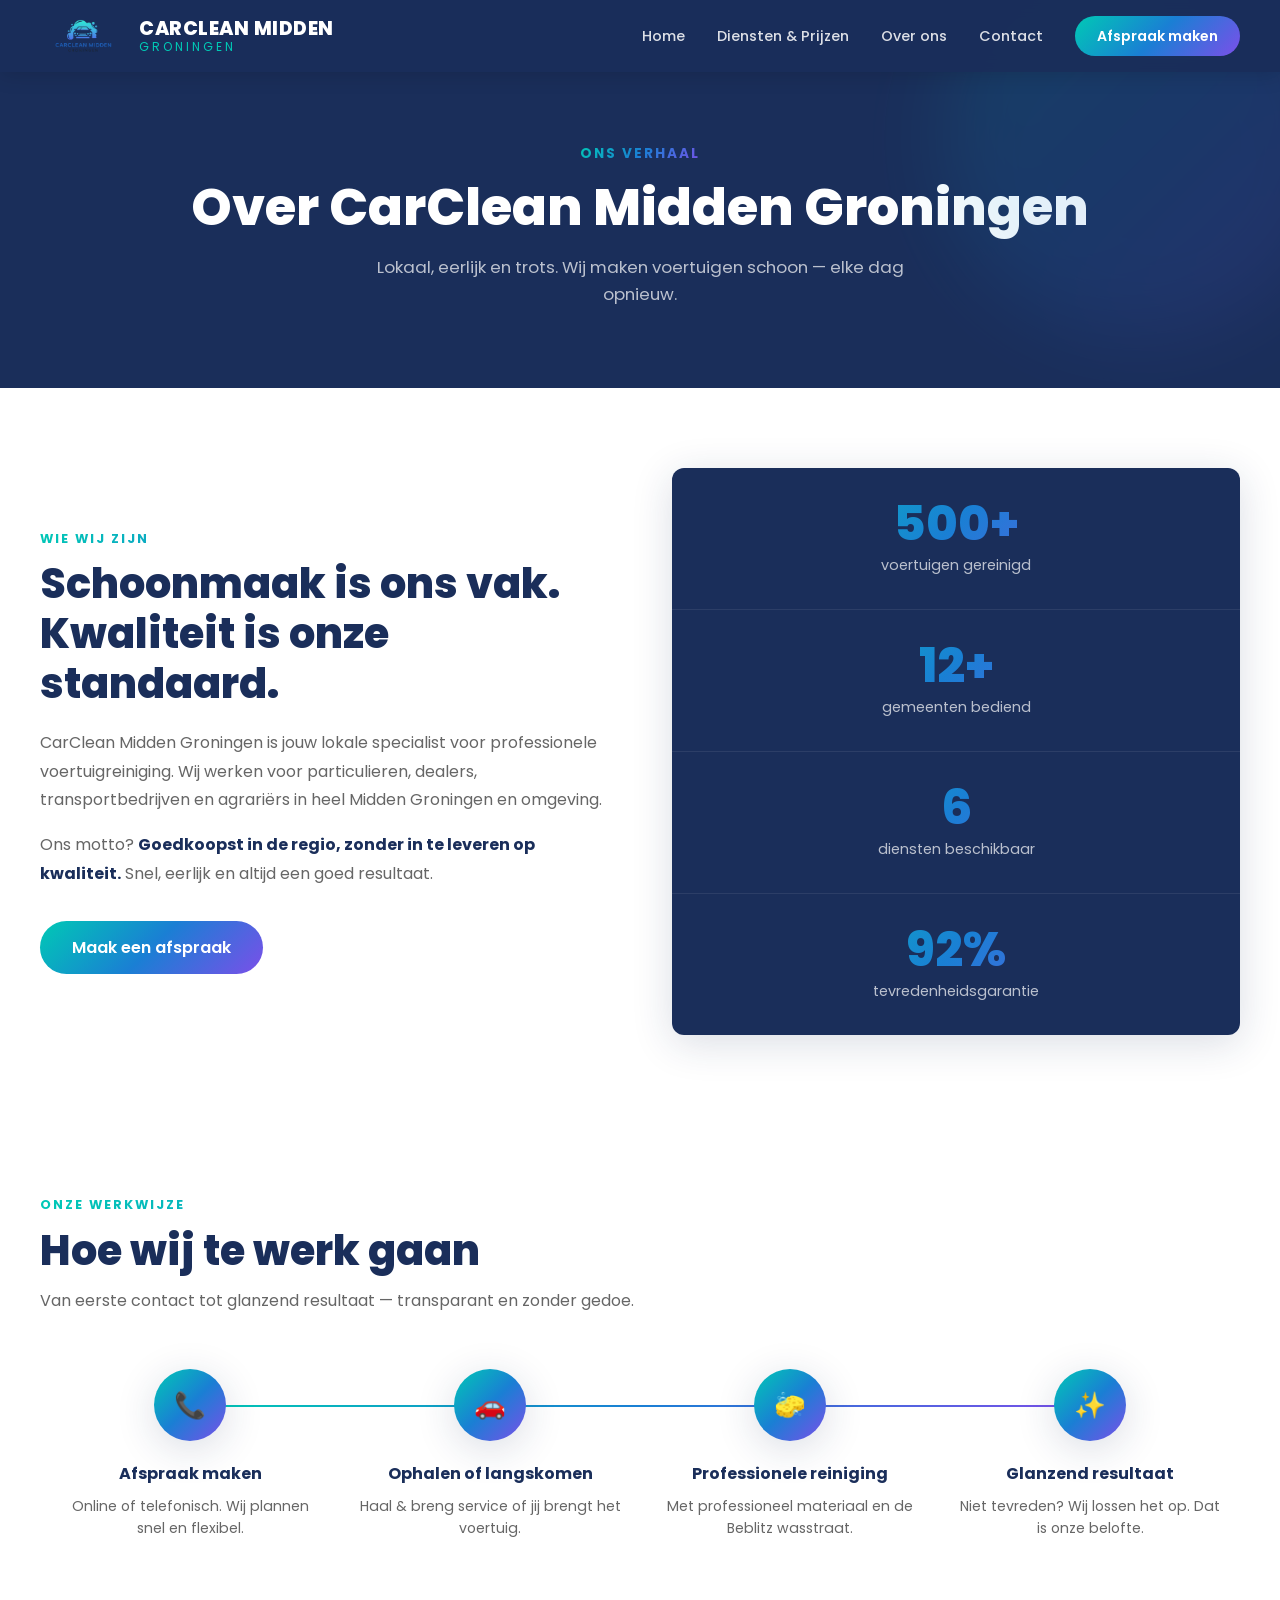
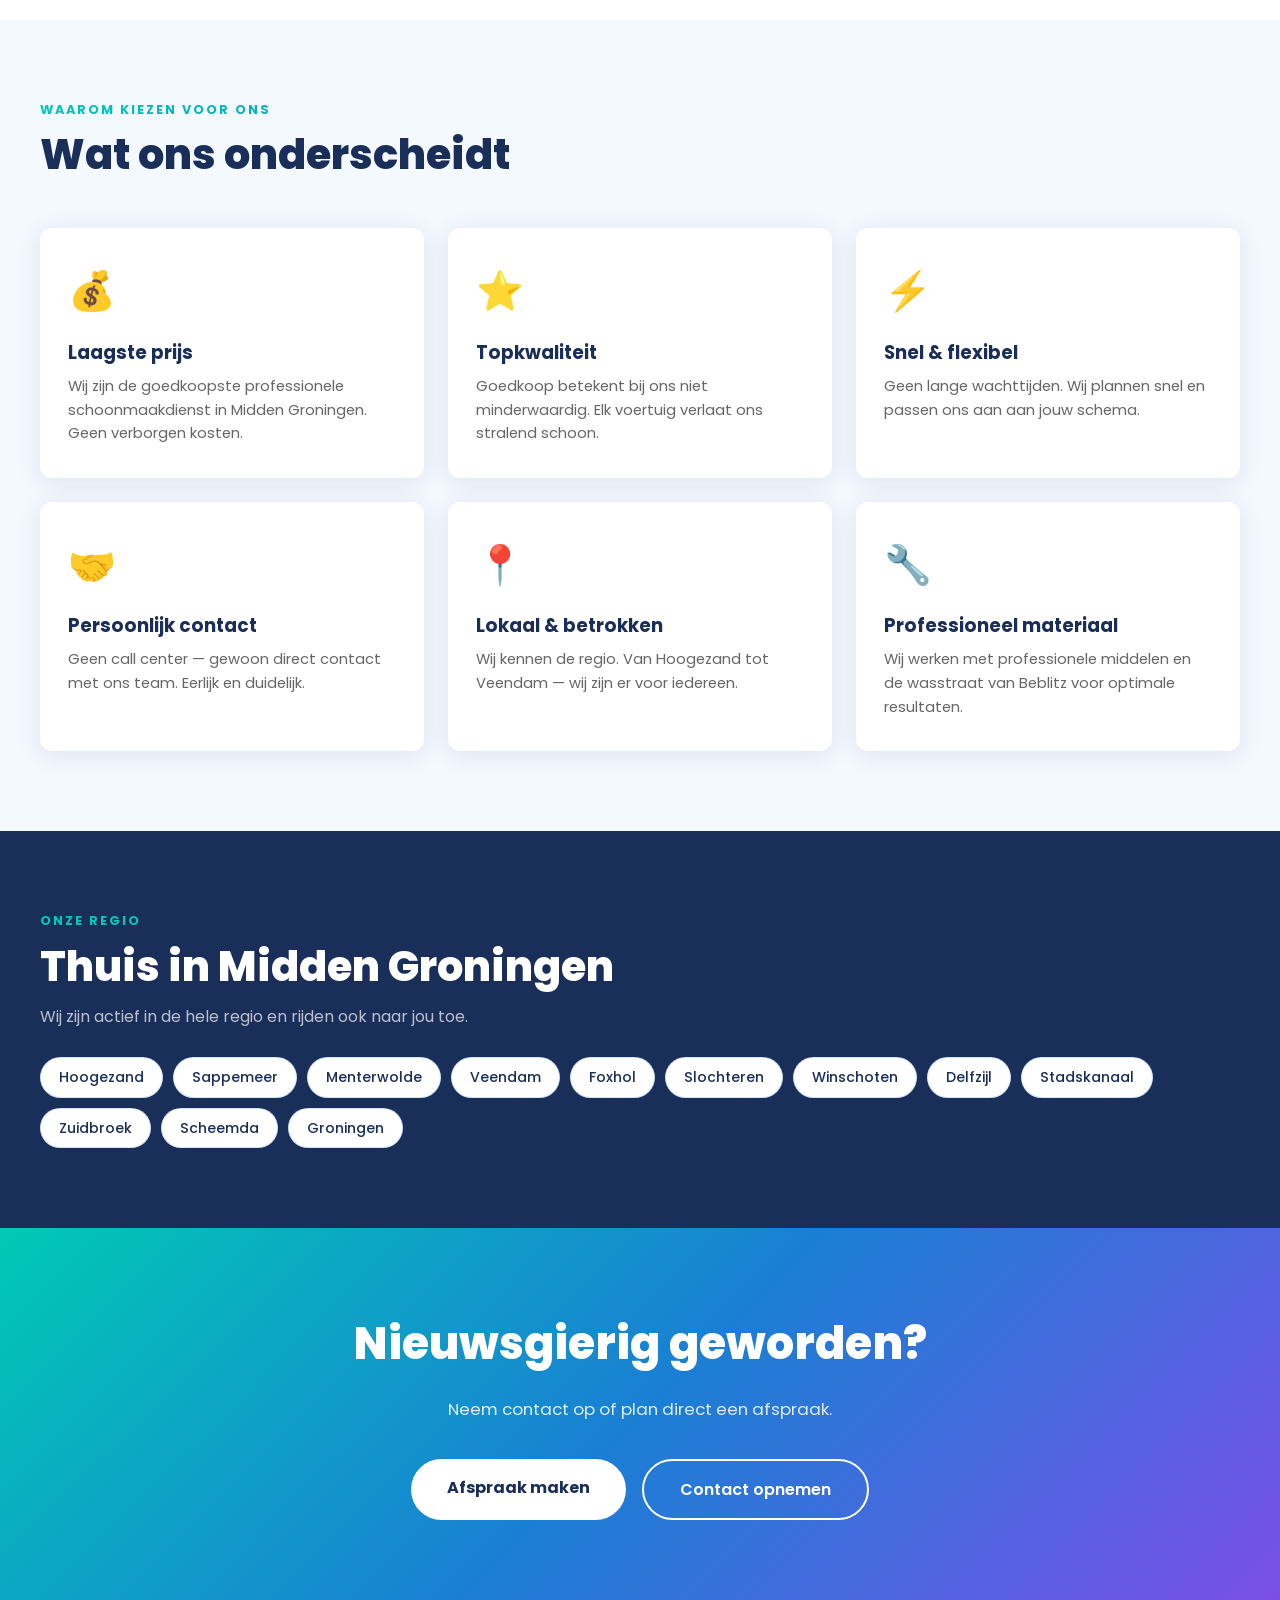
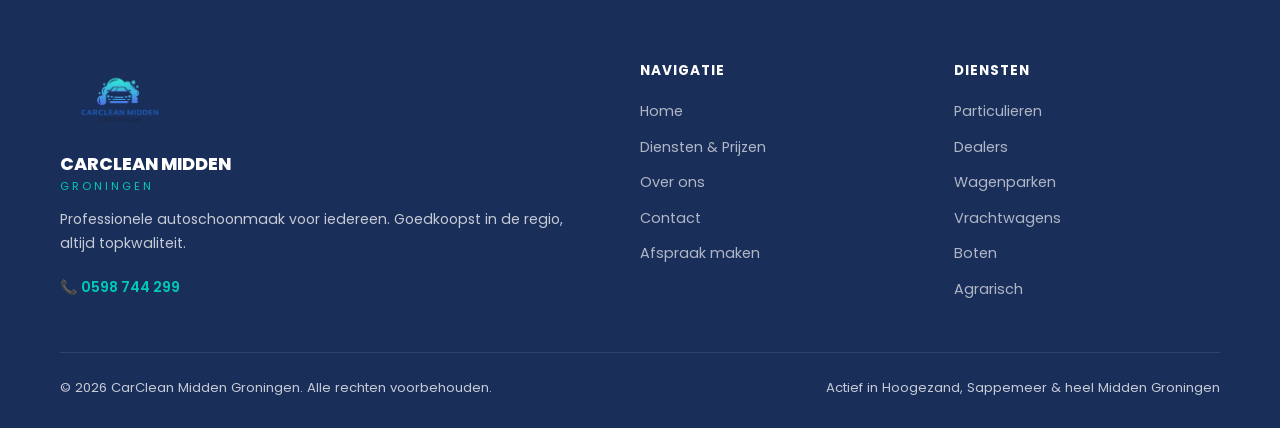
<file: over-ons.html>
<!DOCTYPE html>
<html lang="nl">
<head>
  <meta charset="UTF-8" />
  <meta name="viewport" content="width=device-width, initial-scale=1.0" />
  <title>Over ons — CarClean Midden Groningen</title>
  <meta name="description" content="Wie zijn wij? CarClean Midden Groningen — professionele autoschoonmaak voor particulieren en bedrijven in Hoogezand, Sappemeer en omgeving." />
  <link rel="stylesheet" href="css/style.css" />
</head>
<body>

<!-- NAVIGATIE -->
<nav class="navbar">
  <div class="navbar__logo">
    <img src="img/carclean%20no%20bg.png" alt="CarClean logo" class="navbar__logo-img" />
    <div>CARCLEAN MIDDEN<span>Groningen</span></div>
  </div>
  <ul class="navbar__links">
    <li><a href="index.html">Home</a></li>
    <li><a href="diensten.html">Diensten & Prijzen</a></li>
    <li><a href="over-ons.html">Over ons</a></li>
    <li><a href="contact.html">Contact</a></li>
    <li><a href="afspraak.html" class="navbar__cta">Afspraak maken</a></li>
  </ul>
  <button class="navbar__toggle" aria-label="Menu">
    <span></span><span></span><span></span>
  </button>
</nav>

<!-- PAGE HERO -->
<div class="page-hero">
  <span class="page-hero__tag">Ons verhaal</span>
  <h1>Over CarClean Midden Groningen</h1>
  <p>Lokaal, eerlijk en trots. Wij maken voertuigen schoon — elke dag opnieuw.</p>
</div>

<!-- INTRO -->
<section>
  <div class="container">
    <div style="display:grid; grid-template-columns:1fr 1fr; gap:64px; align-items:center;">
      <div>
        <span class="section-tag">Wie wij zijn</span>
        <h2 class="section-title">Schoonmaak is ons vak.<br />Kwaliteit is onze standaard.</h2>
        <p style="color:var(--muted); margin-top:20px; font-size:1rem; line-height:1.8;">
          CarClean Midden Groningen is jouw lokale specialist voor professionele voertuigreiniging. Wij werken voor particulieren, dealers, transportbedrijven en agrariërs in heel Midden Groningen en omgeving.
        </p>
        <p style="color:var(--muted); margin-top:16px; font-size:1rem; line-height:1.8;">
          Ons motto? <strong style="color:var(--navy);">Goedkoopst in de regio, zonder in te leveren op kwaliteit.</strong> Snel, eerlijk en altijd een goed resultaat.
        </p>
        <a href="afspraak.html" class="btn btn--primary" style="margin-top:32px;">Maak een afspraak</a>
      </div>
      <div style="border-radius:var(--radius); overflow:hidden; box-shadow:var(--shadow-lg);">
        <div style="background:var(--navy); padding:32px; text-align:center; border-bottom:1px solid rgba(255,255,255,0.08);">
          <p data-count="500" data-suffix="+" style="font-size:3rem; font-weight:800; background:var(--grad); -webkit-background-clip:text; -webkit-text-fill-color:transparent; background-clip:text; line-height:1;">500+</p>
          <p style="color:rgba(255,255,255,0.7); font-size:0.9rem; margin-top:6px;">voertuigen gereinigd</p>
        </div>
        <div style="background:var(--navy); padding:32px; text-align:center; border-bottom:1px solid rgba(255,255,255,0.08);">
          <p data-count="12" data-suffix="+" style="font-size:3rem; font-weight:800; background:var(--grad); -webkit-background-clip:text; -webkit-text-fill-color:transparent; background-clip:text; line-height:1;">12+</p>
          <p style="color:rgba(255,255,255,0.7); font-size:0.9rem; margin-top:6px;">gemeenten bediend</p>
        </div>
        <div style="background:var(--navy); padding:32px; text-align:center; border-bottom:1px solid rgba(255,255,255,0.08);">
          <p data-count="6" data-suffix="" style="font-size:3rem; font-weight:800; background:var(--grad); -webkit-background-clip:text; -webkit-text-fill-color:transparent; background-clip:text; line-height:1;">6</p>
          <p style="color:rgba(255,255,255,0.7); font-size:0.9rem; margin-top:6px;">diensten beschikbaar</p>
        </div>
        <div style="background:var(--navy); padding:32px; text-align:center;">
          <p data-count="100" data-suffix="%" style="font-size:3rem; font-weight:800; background:var(--grad); -webkit-background-clip:text; -webkit-text-fill-color:transparent; background-clip:text; line-height:1;">100%</p>
          <p style="color:rgba(255,255,255,0.7); font-size:0.9rem; margin-top:6px;">tevredenheidsgarantie</p>
        </div>
      </div>
    </div>
  </div>
</section>

<!-- ONZE WERKWIJZE -->
<section>
  <div class="container">
    <span class="section-tag">Onze werkwijze</span>
    <h2 class="section-title">Hoe wij te werk gaan</h2>
    <p class="section-sub">Van eerste contact tot glanzend resultaat — transparant en zonder gedoe.</p>

    <div style="display:grid; grid-template-columns:repeat(4,1fr); gap:0; margin-top:56px; position:relative;">
      <div style="position:absolute; top:36px; left:12.5%; right:12.5%; height:2px; background:linear-gradient(90deg,var(--teal),var(--blue),var(--purple)); z-index:0; border-radius:2px;"></div>

      <div style="text-align:center; padding:0 16px; position:relative; z-index:1;">
        <div style="width:72px; height:72px; background:var(--grad); border-radius:50%; display:flex; align-items:center; justify-content:center; margin:0 auto 20px; font-size:1.6rem; box-shadow:var(--shadow-lg);">📞</div>
        <h4 style="font-weight:700; color:var(--navy); margin-bottom:8px;">Afspraak maken</h4>
        <p style="color:var(--muted); font-size:0.88rem; line-height:1.6;">Online of telefonisch. Wij plannen snel en flexibel.</p>
      </div>
      <div style="text-align:center; padding:0 16px; position:relative; z-index:1;">
        <div style="width:72px; height:72px; background:var(--grad); border-radius:50%; display:flex; align-items:center; justify-content:center; margin:0 auto 20px; font-size:1.6rem; box-shadow:var(--shadow-lg);">🚗</div>
        <h4 style="font-weight:700; color:var(--navy); margin-bottom:8px;">Ophalen of langskomen</h4>
        <p style="color:var(--muted); font-size:0.88rem; line-height:1.6;">Haal &amp; breng service of jij brengt het voertuig.</p>
      </div>
      <div style="text-align:center; padding:0 16px; position:relative; z-index:1;">
        <div style="width:72px; height:72px; background:var(--grad); border-radius:50%; display:flex; align-items:center; justify-content:center; margin:0 auto 20px; font-size:1.6rem; box-shadow:var(--shadow-lg);">🧽</div>
        <h4 style="font-weight:700; color:var(--navy); margin-bottom:8px;">Professionele reiniging</h4>
        <p style="color:var(--muted); font-size:0.88rem; line-height:1.6;">Met professioneel materiaal en de Beblitz wasstraat.</p>
      </div>
      <div style="text-align:center; padding:0 16px; position:relative; z-index:1;">
        <div style="width:72px; height:72px; background:var(--grad); border-radius:50%; display:flex; align-items:center; justify-content:center; margin:0 auto 20px; font-size:1.6rem; box-shadow:var(--shadow-lg);">✨</div>
        <h4 style="font-weight:700; color:var(--navy); margin-bottom:8px;">Glanzend resultaat</h4>
        <p style="color:var(--muted); font-size:0.88rem; line-height:1.6;">Niet tevreden? Wij lossen het op. Dat is onze belofte.</p>
      </div>
    </div>
  </div>
</section>

<!-- WAAROM WIJ -->
<section class="section--light">
  <div class="container">
    <span class="section-tag">Waarom kiezen voor ons</span>
    <h2 class="section-title">Wat ons onderscheidt</h2>

    <div class="cards-grid cards-grid--3" style="margin-top:48px;">
      <div class="card">
        <span class="card__icon">💰</span>
        <h3 class="card__title">Laagste prijs</h3>
        <p class="card__text">Wij zijn de goedkoopste professionele schoonmaakdienst in Midden Groningen. Geen verborgen kosten.</p>
      </div>
      <div class="card">
        <span class="card__icon">⭐</span>
        <h3 class="card__title">Topkwaliteit</h3>
        <p class="card__text">Goedkoop betekent bij ons niet minderwaardig. Elk voertuig verlaat ons stralend schoon.</p>
      </div>
      <div class="card">
        <span class="card__icon">⚡</span>
        <h3 class="card__title">Snel & flexibel</h3>
        <p class="card__text">Geen lange wachttijden. Wij plannen snel en passen ons aan aan jouw schema.</p>
      </div>
      <div class="card">
        <span class="card__icon">🤝</span>
        <h3 class="card__title">Persoonlijk contact</h3>
        <p class="card__text">Geen call center — gewoon direct contact met ons team. Eerlijk en duidelijk.</p>
      </div>
      <div class="card">
        <span class="card__icon">📍</span>
        <h3 class="card__title">Lokaal & betrokken</h3>
        <p class="card__text">Wij kennen de regio. Van Hoogezand tot Veendam — wij zijn er voor iedereen.</p>
      </div>
      <div class="card">
        <span class="card__icon">🔧</span>
        <h3 class="card__title">Professioneel materiaal</h3>
        <p class="card__text">Wij werken met professionele middelen en de wasstraat van Beblitz voor optimale resultaten.</p>
      </div>
    </div>
  </div>
</section>

<!-- REGIO -->
<section class="section--dark">
  <div class="container">
    <span class="section-tag" style="-webkit-text-fill-color:var(--teal); background:none;">Onze regio</span>
    <h2 class="section-title section-title--white">Thuis in Midden Groningen</h2>
    <p class="section-sub section-sub--white">Wij zijn actief in de hele regio en rijden ook naar jou toe.</p>
    <div class="regio-chips" style="margin-top:28px;">
      <span class="chip">Hoogezand</span>
      <span class="chip">Sappemeer</span>
      <span class="chip">Menterwolde</span>
      <span class="chip">Veendam</span>
      <span class="chip">Foxhol</span>
      <span class="chip">Slochteren</span>
      <span class="chip">Winschoten</span>
      <span class="chip">Delfzijl</span>
      <span class="chip">Stadskanaal</span>
      <span class="chip">Zuidbroek</span>
      <span class="chip">Scheemda</span>
      <span class="chip">Groningen</span>
    </div>
  </div>
</section>

<!-- CTA -->
<section style="background:var(--grad); padding:80px 40px; text-align:center;">
  <div class="container">
    <h2 style="font-size:clamp(1.8rem,4vw,2.8rem); font-weight:800; color:#fff; margin-bottom:16px;">
      Nieuwsgierig geworden?
    </h2>
    <p style="color:rgba(255,255,255,0.85); font-size:1.05rem; margin-bottom:36px;">
      Neem contact op of plan direct een afspraak.
    </p>
    <div style="display:flex; gap:16px; justify-content:center; flex-wrap:wrap;">
      <a href="afspraak.html" class="btn" style="background:#fff; color:var(--navy); padding:16px 36px; font-size:1rem; font-weight:700; border-radius:50px;">Afspraak maken</a>
      <a href="contact.html" class="btn btn--outline" style="padding:16px 36px; font-size:1rem;">Contact opnemen</a>
    </div>
  </div>
</section>

<!-- FOOTER -->
<footer>
  <div class="footer__grid">
    <div>
      <div class="footer__logo">
        <img src="img/carclean%20no%20bg.png" alt="CarClean logo" class="footer__logo-img" />
        CARCLEAN MIDDEN <span>Groningen</span>
      </div>
      <p class="footer__desc">Professionele autoschoonmaak voor iedereen. Goedkoopst in de regio, altijd topkwaliteit.</p>
      <p style="font-size:0.88rem; color:var(--teal); font-weight:600;">📞 0598 744 299</p>
    </div>
    <div>
      <p class="footer__title">Navigatie</p>
      <ul class="footer__links">
        <li><a href="index.html">Home</a></li>
        <li><a href="diensten.html">Diensten & Prijzen</a></li>
        <li><a href="over-ons.html">Over ons</a></li>
        <li><a href="contact.html">Contact</a></li>
        <li><a href="afspraak.html">Afspraak maken</a></li>
      </ul>
    </div>
    <div>
      <p class="footer__title">Diensten</p>
      <ul class="footer__links">
        <li><a href="diensten.html">Particulieren</a></li>
        <li><a href="diensten.html">Dealers</a></li>
        <li><a href="diensten.html">Wagenparken</a></li>
        <li><a href="diensten.html">Vrachtwagens</a></li>
        <li><a href="diensten.html">Boten</a></li>
        <li><a href="diensten.html">Agrarisch</a></li>
      </ul>
    </div>
  </div>
  <div class="footer__bottom">
    <span>© 2026 CarClean Midden Groningen. Alle rechten voorbehouden.</span>
    <span>Actief in Hoogezand, Sappemeer & heel Midden Groningen</span>
  </div>
</footer>

<script src="js/animations.js"></script>
</body>
</html>
</file>
<file: css/style.css>
/* ========================================
   CARCLEAN MIDDEN GRONINGEN — GLOBAL CSS
   ======================================== */

@import url('https://fonts.googleapis.com/css2?family=Poppins:wght@400;500;600;700;800&display=swap');

/* --- Variables --- */
:root {
  --navy:       #1a2e5a;
  --teal:       #00c9b5;
  --blue:       #1a7fd4;
  --purple:     #7b4fe9;
  --grad:       linear-gradient(135deg, #00c9b5, #1a7fd4, #7b4fe9);
  --grad-hover: linear-gradient(135deg, #00b5a3, #1570be, #6b3fd9);
  --white:      #ffffff;
  --light:      #f4f8ff;
  --text:       #222222;
  --muted:      #666666;
  --radius:     12px;
  --shadow:     0 4px 24px rgba(26, 46, 90, 0.10);
  --shadow-lg:  0 8px 40px rgba(26, 46, 90, 0.16);
}

/* --- Reset --- */
*, *::before, *::after { box-sizing: border-box; margin: 0; padding: 0; }
html { scroll-behavior: smooth; }
body {
  font-family: 'Poppins', sans-serif;
  color: var(--text);
  background: var(--white);
  line-height: 1.6;
  font-size: 16px;
}
img { max-width: 100%; display: block; }
a { text-decoration: none; color: inherit; }
ul { list-style: none; }

/* ========================================
   NAVIGATION
   ======================================== */
.navbar {
  position: fixed;
  top: 0; left: 0; right: 0;
  z-index: 1000;
  background: rgba(26, 46, 90, 0.97);
  backdrop-filter: blur(8px);
  padding: 0 40px;
  height: 72px;
  display: flex;
  align-items: center;
  justify-content: space-between;
  box-shadow: 0 2px 20px rgba(0,0,0,0.15);
}

.navbar__logo {
  display: flex;
  align-items: center;
  gap: 12px;
  font-size: 1.2rem;
  font-weight: 800;
  color: var(--white);
  letter-spacing: 0.5px;
  line-height: 1.2;
}
.navbar__logo-img {
  height: 58px;
  width: auto;
}
.navbar__logo span {
  display: block;
  font-weight: 400;
  font-size: 0.75rem;
  letter-spacing: 3px;
  text-transform: uppercase;
  color: var(--teal);
}

.navbar__links {
  display: flex;
  align-items: center;
  gap: 32px;
}
.navbar__links a {
  color: rgba(255,255,255,0.85);
  font-size: 0.9rem;
  font-weight: 500;
  transition: color 0.2s;
}
.navbar__links a:hover { color: var(--teal); }

.navbar__cta {
  background: var(--grad) !important;
  color: var(--white) !important;
  padding: 10px 22px;
  border-radius: 50px;
  font-weight: 600 !important;
  font-size: 0.88rem !important;
  transition: opacity 0.2s, transform 0.2s !important;
}
.navbar__cta:hover { opacity: 0.9; transform: translateY(-1px); }

/* Hamburger (mobile) */
.navbar__toggle {
  display: none;
  flex-direction: column;
  gap: 5px;
  cursor: pointer;
  background: none;
  border: none;
  padding: 4px;
}
.navbar__toggle span {
  display: block;
  width: 24px;
  height: 2px;
  background: var(--white);
  border-radius: 2px;
  transition: 0.3s;
}

/* ========================================
   BUTTONS
   ======================================== */
.btn {
  display: inline-block;
  padding: 14px 32px;
  border-radius: 50px;
  font-weight: 600;
  font-size: 1rem;
  cursor: pointer;
  border: none;
  transition: transform 0.2s, opacity 0.2s, box-shadow 0.2s;
}
.btn:hover { transform: translateY(-2px); box-shadow: var(--shadow-lg); }

.btn--primary {
  background: var(--grad);
  color: var(--white);
}
.btn--outline {
  background: transparent;
  border: 2px solid var(--white);
  color: var(--white);
}
.btn--outline:hover { background: rgba(255,255,255,0.1); }
.btn--dark {
  background: var(--navy);
  color: var(--white);
}
.btn--lg {
  padding: 18px 44px;
  font-size: 1.1rem;
}

/* ========================================
   PAGE HERO (inner pages)
   ======================================== */
.page-hero {
  padding: 140px 40px 80px;
  background: var(--navy);
  text-align: center;
  position: relative;
  overflow: hidden;
}
.page-hero::before {
  content: '';
  position: absolute;
  top: -60px; right: -60px;
  width: 400px; height: 400px;
  background: var(--grad);
  border-radius: 50%;
  opacity: 0.12;
  filter: blur(40px);
}
.page-hero__tag {
  display: inline-block;
  background: var(--grad);
  -webkit-background-clip: text;
  -webkit-text-fill-color: transparent;
  background-clip: text;
  font-weight: 700;
  font-size: 0.85rem;
  letter-spacing: 2px;
  text-transform: uppercase;
  margin-bottom: 12px;
}
.page-hero h1 {
  font-size: clamp(2rem, 5vw, 3.2rem);
  font-weight: 800;
  color: var(--white);
  line-height: 1.2;
}
.page-hero p {
  margin-top: 16px;
  color: rgba(255,255,255,0.7);
  font-size: 1.05rem;
  max-width: 560px;
  margin-left: auto;
  margin-right: auto;
}

/* ========================================
   SECTIONS
   ======================================== */
section { padding: 80px 40px; }
.section--light { background: var(--light); }
.section--dark { background: var(--navy); }

.container {
  max-width: 1280px;
  margin: 0 auto;
}

.section-tag {
  font-size: 0.8rem;
  font-weight: 700;
  letter-spacing: 2px;
  text-transform: uppercase;
  background: var(--grad);
  -webkit-background-clip: text;
  -webkit-text-fill-color: transparent;
  background-clip: text;
  margin-bottom: 10px;
  display: block;
}
.section-title {
  font-size: clamp(1.8rem, 4vw, 2.6rem);
  font-weight: 800;
  color: var(--navy);
  line-height: 1.2;
}
.section-title--white { color: var(--white); }
.section-sub {
  margin-top: 12px;
  color: var(--muted);
  font-size: 1rem;
  max-width: 760px;
}
.section-sub--white { color: rgba(255,255,255,0.7); }

/* ========================================
   CARDS GRID
   ======================================== */
.cards-grid {
  display: grid;
  gap: 24px;
  margin-top: 48px;
}
.cards-grid--4 { grid-template-columns: repeat(4, 1fr); }
.cards-grid--3 { grid-template-columns: repeat(3, 1fr); }
.cards-grid--2 { grid-template-columns: repeat(2, 1fr); }
.cards-grid--auto { grid-template-columns: repeat(auto-fit, minmax(280px, 1fr)); }

.card {
  background: var(--white);
  border-radius: var(--radius);
  padding: 32px 28px;
  box-shadow: var(--shadow);
  transition: transform 0.25s, box-shadow 0.25s;
  position: relative;
  overflow: hidden;
}
.card:hover { transform: translateY(-6px); box-shadow: var(--shadow-lg); }
.card__icon {
  font-size: 2.4rem;
  margin-bottom: 16px;
  display: block;
}
.card__title {
  font-size: 1.15rem;
  font-weight: 700;
  color: var(--navy);
  margin-bottom: 8px;
}
.card__text {
  color: var(--muted);
  font-size: 0.92rem;
  line-height: 1.6;
}
.card--grad {
  background: var(--grad);
  color: var(--white);
}
.card--grad .card__title,
.card--grad .card__text { color: var(--white); }

/* ========================================
   PRICE CARDS
   ======================================== */
.price-card {
  background: var(--white);
  border-radius: var(--radius);
  padding: 36px 28px;
  box-shadow: var(--shadow);
  text-align: center;
  transition: transform 0.25s, box-shadow 0.25s;
  position: relative;
  border: 2px solid transparent;
}
.price-card:hover { transform: translateY(-6px); box-shadow: var(--shadow-lg); }
.price-card--featured {
  border-color: var(--blue);
  background: var(--navy);
}
.price-card--featured .price-card__name,
.price-card--featured .price-card__price,
.price-card--featured .price-card__desc,
.price-card--featured li { color: var(--white) !important; }
.price-card__badge {
  display: inline-block;
  background: var(--grad);
  color: var(--white);
  font-size: 0.72rem;
  font-weight: 700;
  letter-spacing: 1px;
  text-transform: uppercase;
  padding: 4px 14px;
  border-radius: 50px;
  margin-bottom: 16px;
}
.price-card__name {
  font-size: 1.1rem;
  font-weight: 700;
  color: var(--navy);
  margin-bottom: 6px;
}
.price-card__vanaf {
  font-size: 0.7rem;
  font-weight: 700;
  text-transform: uppercase;
  letter-spacing: 1.5px;
  color: var(--muted);
  margin-bottom: 2px;
}
.price-card--featured .price-card__vanaf { color: rgba(255,255,255,0.6) !important; }
.price-card__price {
  font-size: 2.6rem;
  font-weight: 800;
  color: var(--navy);
  line-height: 1;
}
.price-card__price sup { font-size: 1.2rem; vertical-align: top; margin-top: 8px; }
.price-card__price span { font-size: 0.9rem; font-weight: 500; color: var(--muted); }
.price-card__desc {
  color: var(--muted);
  font-size: 0.88rem;
  margin: 12px 0 20px;
}
.price-card ul { text-align: left; margin: 0 0 24px; }
.price-card li {
  color: var(--muted);
  font-size: 0.9rem;
  padding: 6px 0;
  border-bottom: 1px solid rgba(0,0,0,0.05);
  display: flex;
  align-items: center;
  gap: 8px;
}
.price-card li::before {
  content: '✓';
  color: var(--teal);
  font-weight: 700;
  flex-shrink: 0;
}

/* ========================================
   USP BAR
   ======================================== */
.usp-bar {
  background: var(--grad);
  padding: 28px 40px;
}
.usp-bar__inner {
  max-width: 1160px;
  margin: 0 auto;
  display: flex;
  justify-content: center;
  gap: 60px;
  flex-wrap: wrap;
}
.usp-bar__item {
  display: flex;
  align-items: center;
  gap: 12px;
  color: var(--white);
}
.usp-bar__item strong {
  font-size: 1rem;
  font-weight: 700;
}
.usp-bar__item span {
  font-size: 0.85rem;
  opacity: 0.9;
}
.usp-bar__icon { font-size: 1.6rem; }

/* ========================================
   REGIO CHIPS
   ======================================== */
.regio-chips {
  display: flex;
  flex-wrap: wrap;
  gap: 10px;
  margin-top: 28px;
}
.chip {
  background: var(--white);
  border: 1.5px solid rgba(26,127,212,0.2);
  color: var(--navy);
  padding: 8px 18px;
  border-radius: 50px;
  font-size: 0.88rem;
  font-weight: 500;
  transition: background 0.2s, border-color 0.2s;
}
.chip:hover {
  background: var(--light);
  border-color: var(--blue);
}

/* ========================================
   FORM STYLES
   ======================================== */
.form-group {
  margin-bottom: 20px;
}
.form-group label {
  display: block;
  font-size: 0.88rem;
  font-weight: 600;
  color: var(--navy);
  margin-bottom: 6px;
}
.form-group input,
.form-group select,
.form-group textarea {
  width: 100%;
  padding: 13px 16px;
  border: 1.5px solid #dde3f0;
  border-radius: 10px;
  font-family: 'Poppins', sans-serif;
  font-size: 0.95rem;
  color: var(--text);
  background: var(--white);
  transition: border-color 0.2s, box-shadow 0.2s;
  outline: none;
  appearance: none;
}
.form-group input:focus,
.form-group select:focus,
.form-group textarea:focus {
  border-color: var(--blue);
  box-shadow: 0 0 0 3px rgba(26,127,212,0.12);
}
.form-group textarea { resize: vertical; min-height: 120px; }
.form-row {
  display: grid;
  grid-template-columns: 1fr 1fr;
  gap: 16px;
}

/* ========================================
   CONTACT INFO
   ======================================== */
.contact-item {
  display: flex;
  align-items: flex-start;
  gap: 16px;
  margin-bottom: 28px;
}
.contact-item__icon {
  width: 48px;
  height: 48px;
  background: var(--grad);
  border-radius: 12px;
  display: flex;
  align-items: center;
  justify-content: center;
  font-size: 1.3rem;
  flex-shrink: 0;
}
.contact-item__label {
  font-size: 0.8rem;
  font-weight: 600;
  text-transform: uppercase;
  letter-spacing: 1px;
  color: var(--muted);
  margin-bottom: 2px;
}
.contact-item__value {
  font-size: 1rem;
  font-weight: 600;
  color: var(--navy);
}

/* ========================================
   FOOTER
   ======================================== */
footer {
  background: var(--navy);
  color: rgba(255,255,255,0.75);
  padding: 60px 40px 30px;
}
.footer__grid {
  max-width: 1160px;
  margin: 0 auto;
  display: grid;
  grid-template-columns: 2fr 1fr 1fr;
  gap: 48px;
  padding-bottom: 40px;
  border-bottom: 1px solid rgba(255,255,255,0.1);
}
.footer__logo {
  font-size: 1.1rem;
  font-weight: 800;
  color: var(--white);
  margin-bottom: 12px;
}
.footer__logo-img {
  height: 80px;
  width: auto;
  display: block;
  margin-bottom: 10px;
}
.footer__logo span {
  display: block;
  font-size: 0.7rem;
  letter-spacing: 3px;
  color: var(--teal);
  font-weight: 400;
  text-transform: uppercase;
}
.footer__desc {
  font-size: 0.88rem;
  line-height: 1.7;
  margin-bottom: 20px;
}
.footer__title {
  font-size: 0.85rem;
  font-weight: 700;
  color: var(--white);
  text-transform: uppercase;
  letter-spacing: 1px;
  margin-bottom: 16px;
}
.footer__links li { margin-bottom: 10px; }
.footer__links a {
  color: rgba(255,255,255,0.65);
  font-size: 0.9rem;
  transition: color 0.2s;
}
.footer__links a:hover { color: var(--teal); }
.footer__bottom {
  max-width: 1160px;
  margin: 24px auto 0;
  display: flex;
  justify-content: space-between;
  align-items: center;
  font-size: 0.82rem;
}
.footer__bottom a { color: var(--teal); }

/* ========================================
   TABS (Diensten pagina)
   ======================================== */
.tabs {
  display: flex;
  gap: 8px;
  flex-wrap: wrap;
  margin-bottom: 40px;
}
.tab-btn {
  padding: 10px 22px;
  border-radius: 50px;
  border: 1.5px solid #dde3f0;
  background: var(--white);
  color: var(--navy);
  font-family: 'Poppins', sans-serif;
  font-size: 0.9rem;
  font-weight: 600;
  cursor: pointer;
  transition: all 0.2s;
}
.tab-btn.active,
.tab-btn:hover {
  background: var(--navy);
  border-color: var(--navy);
  color: var(--white);
}

/* ========================================
   BEBLITZ SECTION
   ======================================== */
.beblitz-section {
  background: var(--light);
  border-left: 4px solid var(--teal);
  border-radius: var(--radius);
  padding: 32px 36px;
  display: flex;
  align-items: center;
  gap: 28px;
  margin-top: 48px;
}
.beblitz-section__icon { font-size: 3rem; flex-shrink: 0; }
.beblitz-section__title {
  font-size: 1.2rem;
  font-weight: 700;
  color: var(--navy);
  margin-bottom: 6px;
}
.beblitz-section__text {
  color: var(--muted);
  font-size: 0.92rem;
}

/* ========================================
   RESPONSIVE
   ======================================== */
@media (max-width: 1024px) {
  .cards-grid--4 { grid-template-columns: repeat(2, 1fr); }
  .cards-grid--3 { grid-template-columns: repeat(2, 1fr); }
  .footer__grid { grid-template-columns: 1fr 1fr; }
}

@media (max-width: 768px) {
  .navbar { padding: 0 20px; }
  .navbar__links { display: none; flex-direction: column; position: absolute; top: 72px; left: 0; right: 0; background: rgba(26,46,90,0.98); padding: 20px; gap: 16px; }
  .navbar__links.open { display: flex; }
  .navbar__toggle { display: flex; }

  section { padding: 60px 20px; }
  .page-hero { padding: 120px 20px 60px; }
  .usp-bar { padding: 24px 20px; }
  .usp-bar__inner { gap: 28px; }

  .cards-grid--4,
  .cards-grid--3,
  .cards-grid--2 { grid-template-columns: 1fr; }
  .form-row { grid-template-columns: 1fr; }

  .footer__grid { grid-template-columns: 1fr; gap: 32px; }
  .footer { padding: 48px 20px 24px; }
  .footer__bottom { flex-direction: column; gap: 8px; text-align: center; }

  .beblitz-section { flex-direction: column; text-align: center; }
}

@media (max-width: 480px) {
  .btn--lg { padding: 14px 28px; font-size: 1rem; }
}

/* ========================================
   ANIMATIES
   ======================================== */

/* Pagina fade-in bij laden */
@keyframes pageFadeIn {
  from { opacity: 0; }
  to   { opacity: 1; }
}
body {
  animation: pageFadeIn 0.35s ease forwards;
}
body.page-exit {
  opacity: 0 !important;
  transition: opacity 0.2s ease !important;
}

/* Hero entrance — gestaggerde elementen */
@keyframes heroUp {
  from { opacity: 0; transform: translateY(36px); }
  to   { opacity: 1; transform: translateY(0); }
}
.hero-item {
  opacity: 0;
  animation: heroUp 0.65s cubic-bezier(0.4, 0, 0.2, 1) forwards;
}
.hero-item:nth-child(1) { animation-delay: 0.15s; }
.hero-item:nth-child(2) { animation-delay: 0.28s; }
.hero-item:nth-child(3) { animation-delay: 0.40s; }
.hero-item:nth-child(4) { animation-delay: 0.50s; }
.hero-item:nth-child(5) { animation-delay: 0.58s; }
.hero-right {
  opacity: 0;
  animation: heroUp 0.7s cubic-bezier(0.4, 0, 0.2, 1) 0.45s forwards;
}

/* Scroll reveal — kaarten */
.reveal {
  opacity: 0;
  transform: translateY(28px);
  transition: opacity 0.55s cubic-bezier(0.4, 0, 0.2, 1),
              transform 0.55s cubic-bezier(0.4, 0, 0.2, 1);
}
.reveal.revealed {
  opacity: 1;
  transform: none;
}

/* Scroll reveal — sectie teksten */
.reveal-text {
  opacity: 0;
  transform: translateY(16px);
  transition: opacity 0.5s ease, transform 0.5s ease;
}
.reveal-text.revealed {
  opacity: 1;
  transform: none;
}

/* ========================================
   REVIEW CARDS
   ======================================== */
.review-card {
  background: var(--white);
  border-radius: var(--radius);
  padding: 32px 28px;
  box-shadow: var(--shadow);
  display: flex;
  flex-direction: column;
  gap: 14px;
  transition: transform 0.25s, box-shadow 0.25s;
}
.review-card:hover { transform: translateY(-4px); box-shadow: var(--shadow-lg); }
.review-card__stars { color: #f59e0b; font-size: 1.1rem; letter-spacing: 2px; }
.review-card__text {
  color: var(--text);
  font-size: 0.95rem;
  line-height: 1.75;
  font-style: italic;
  flex: 1;
}
.review-card__author { font-weight: 700; color: var(--navy); font-size: 0.9rem; }
.review-card__meta { color: var(--muted); font-size: 0.8rem; }

/* ========================================
   STATS BAR
   ======================================== */
.stats-bar {
  display: grid;
  grid-template-columns: repeat(4, 1fr);
  gap: 0;
  border-radius: var(--radius);
  overflow: hidden;
  box-shadow: var(--shadow);
  margin-top: 56px;
}
.stats-bar__item {
  background: var(--navy);
  padding: 32px 20px;
  text-align: center;
  border-right: 1px solid rgba(255,255,255,0.08);
}
.stats-bar__item:last-child { border-right: none; }
.stats-bar__number {
  font-size: 2.4rem;
  font-weight: 800;
  background: var(--grad);
  -webkit-background-clip: text;
  -webkit-text-fill-color: transparent;
  background-clip: text;
  line-height: 1;
  margin-bottom: 6px;
}
.stats-bar__label {
  color: rgba(255,255,255,0.7);
  font-size: 0.85rem;
}

@media (max-width: 1100px) {
  .hero-two-col { grid-template-columns: 1fr !important; }
  .hero-two-col > div:last-child { display: none; }
  .process-steps { grid-template-columns: repeat(2, 1fr) !important; }
  .process-steps > div:not(:last-child)::after { display: none !important; }
}

@media (max-width: 768px) {
  .stats-bar { grid-template-columns: repeat(2, 1fr); }
  .stats-bar__item { border-bottom: 1px solid rgba(255,255,255,0.08); }
  .process-steps { grid-template-columns: 1fr !important; }
}

/* ========================================
   FORMULIER SUCCESS STATE
   ======================================== */
.form-success {
  text-align: center;
  padding: 48px 32px;
}
.form-success__icon { font-size: 3rem; margin-bottom: 16px; }
.form-success h4 {
  font-size: 1.4rem;
  font-weight: 700;
  color: var(--navy);
  margin-bottom: 10px;
}
.form-success p {
  color: var(--muted);
  font-size: 0.95rem;
  line-height: 1.7;
}
.btn--loading { opacity: 0.7; cursor: not-allowed; }
</file>
